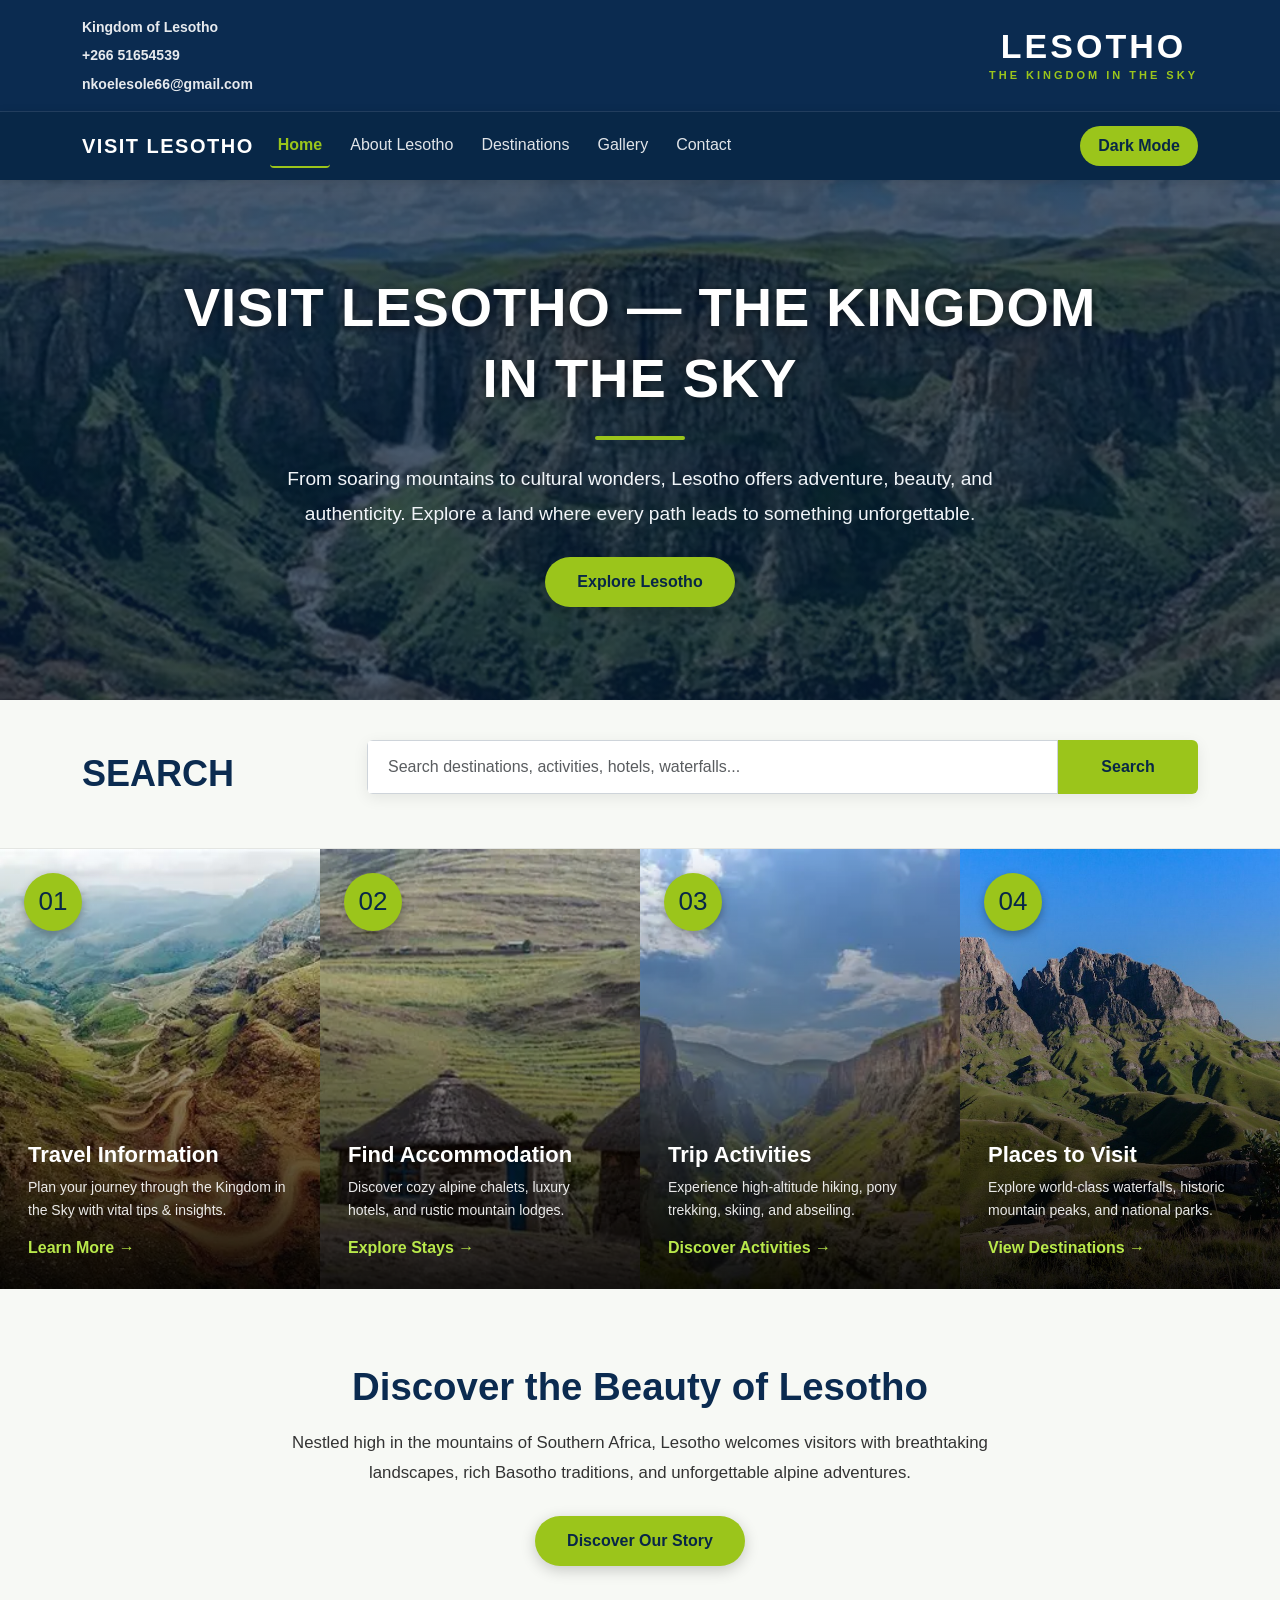
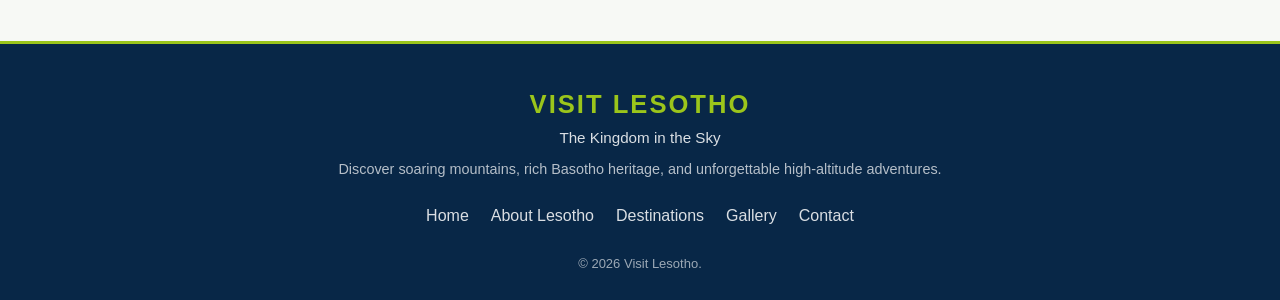
<file: index.html>
<!DOCTYPE html>
<html lang="en">

<head>
    <meta charset="UTF-8">
    <meta name="viewport" content="width=device-width, initial-scale=1.0">
    <title>Visit Lesotho | The Kingdom in the Sky</title>

    <link href="https://cdn.jsdelivr.net/npm/bootstrap@5.3.3/dist/css/bootstrap.min.css" rel="stylesheet">

 
    <link rel="stylesheet" href="style.css">
</head>

<body>


    <header class="top-header">
        <div class="container">
            <div class="contact-info">
                <span><strong> Kingdom of Lesotho</strong></span>
                <span><strong>+266 51654539</strong></span>
                <span><strong>nkoelesole66@gmail.com</strong></span>
            </div>

            <div class="logo">
                <h1>LESOTHO</h1>
                <p>THE KINGDOM IN THE SKY</p>
            </div>
        </div>
    </header>

    <nav class="navbar navbar-expand-lg navbar-dark">
        <div class="container">
            <a class="navbar-brand" href="index.html">
                VISIT LESOTHO
            </a>

            <button class="navbar-toggler"
                    type="button"
                    data-bs-toggle="collapse"
                    data-bs-target="#mainNavbar"
                    aria-controls="mainNavbar"
                    aria-expanded="false"
                    aria-label="Toggle navigation">
                <span class="navbar-toggler-icon"></span>
            </button>

            <div class="collapse navbar-collapse" id="mainNavbar">
                <ul class="navbar-nav me-auto">
                    <li class="nav-item">
                        <a class="nav-link active" href="index.html">Home</a>
                    </li>
                    <li class="nav-item">
                        <a class="nav-link" href="about.html">About Lesotho</a>
                    </li>
                    <li class="nav-item">
                        <a class="nav-link" href="destinations.html">Destinations</a>
                    </li>
                    <li class="nav-item">
                        <a class="nav-link" href="gallery.html">Gallery</a>
                    </li>
                    <li class="nav-item">
                        <a class="nav-link" href="contact.html">Contact</a>
                    </li>
                </ul>

                <button id="themeToggle" class="btn theme-btn" type="button" aria-label="Toggle dark and light display modes">
                    Dark Mode
                </button>
            </div>
        </div>
    </nav>

    
    <main>


        <section class="hero-section">
            <div class="hero-content">
                <h2>VISIT LESOTHO — THE KINGDOM IN THE SKY</h2>
                <div class="heading-line"></div>
                <p>
                    From soaring mountains to cultural wonders, Lesotho offers adventure, beauty, and authenticity.
                    Explore a land where every path leads to something unforgettable.
                </p>
                <a href="destinations.html" class="btn explore-btn">Explore Lesotho</a>
            </div>
        </section>

        <section class="search-section">
            <div class="container">
                <div class="row align-items-center g-4">
                    <div class="col-lg-3 text-lg-start text-center">
                        <h2>SEARCH</h2>
                    </div>

                    <div class="col-lg-9">
                        <form id="searchForm" class="search-form">
                            <input type="search"
                                   id="searchInput"
                                   class="form-control"
                                   placeholder="Search destinations, activities, hotels, waterfalls..."
                                   aria-label="Search destinations and activities">

                            <button type="submit" class="btn search-btn">
                                Search
                            </button>
                        </form>

                        <div id="searchMessage" aria-live="polite"></div>
                    </div>
                </div>
            </div>
        </section>

       
        <section class="services-section">
            <div class="container-fluid p-0">
                <div class="row g-0">

                    <div class="col-12 col-sm-6 col-lg-3">
                        <article class="service-card">
                            <img src="OIP (2).webp" alt="Majestic mountains and scenic landscapes in Lesotho">
                            <div class="service-overlay">
                                <span class="service-icon">01</span>
                                <h3>Travel Information</h3>
                                <p>Plan your journey through the Kingdom in the Sky with vital tips &amp; insights.</p>
                                <a href="about.html" class="service-link">Learn More &rarr;</a>
                            </div>
                        </article>
                    </div>

                  
                    <div class="col-12 col-sm-6 col-lg-3">
                        <article class="service-card">
                            <img src="OIP (3).webp" alt="Comfortable hotel accommodation and mountain lodges in Lesotho">
                            <div class="service-overlay">
                                <span class="service-icon">02</span>
                                <h3>Find Accommodation</h3>
                                <p>Discover cozy alpine chalets, luxury hotels, and rustic mountain lodges.</p>
                                <a href="contact.html?destination=Accommodation" class="service-link">Explore Stays &rarr;</a>
                            </div>
                        </article>
                    </div>

                  
                    <div class="col-12 col-sm-6 col-lg-3">
                        <article class="service-card">
                            <img src="OIP.webp" alt="Outdoor hiking adventure in the Maluti mountains">
                            <div class="service-overlay">
                                <span class="service-icon">03</span>
                                <h3>Trip Activities</h3>
                                <p>Experience high-altitude hiking, pony trekking, skiing, and abseiling.</p>
                                <a href="destinations.html" class="service-link">Discover Activities &rarr;</a>
                            </div>
                        </article>
                    </div>

                 
                    <div class="col-12 col-sm-6 col-lg-3">
                        <article class="service-card">
                            <img src="Mountain-landscape-in-Lesotho.jpg" alt="Spectacular panoramic mountain landscape in Lesotho">
                            <div class="service-overlay">
                                <span class="service-icon">04</span>
                                <h3>Places to Visit</h3>
                                <p>Explore world-class waterfalls, historic mountain peaks, and national parks.</p>
                                <a href="destinations.html" class="service-link">View Destinations &rarr;</a>
                            </div>
                        </article>
                    </div>

                </div>
            </div>
        </section>

     
        <section class="welcome-section">
            <div class="container">
                <h2>Discover the Beauty of Lesotho</h2>
                <p>
                    Nestled high in the mountains of Southern Africa, Lesotho welcomes visitors with breathtaking landscapes,
                    rich Basotho traditions, and unforgettable alpine adventures.
                </p>
                <a href="about.html" class="btn explore-btn">Discover Our Story</a>
            </div>
        </section>

    </main>

   
    <footer class="footer">
        <div class="container">
            <h3>VISIT LESOTHO</h3>
            <p class="footer-tagline">The Kingdom in the Sky</p>
            <p class="footer-desc">
                Discover soaring mountains, rich Basotho heritage, and unforgettable high-altitude adventures.
            </p>

            <div class="footer-links">
                <a href="index.html">Home</a>
                <a href="about.html">About Lesotho</a>
                <a href="destinations.html">Destinations</a>
                <a href="gallery.html">Gallery</a>
                <a href="contact.html">Contact</a>
            </div>

            <p class="copyright">
                &copy; 2026 Visit Lesotho.
            </p>
        </div>
    </footer>

    
    <script src="https://cdn.jsdelivr.net/npm/bootstrap@5.3.3/dist/js/bootstrap.bundle.min.js"></script>

   
    <script src="script.js"></script>

</body>
</html>
</file>
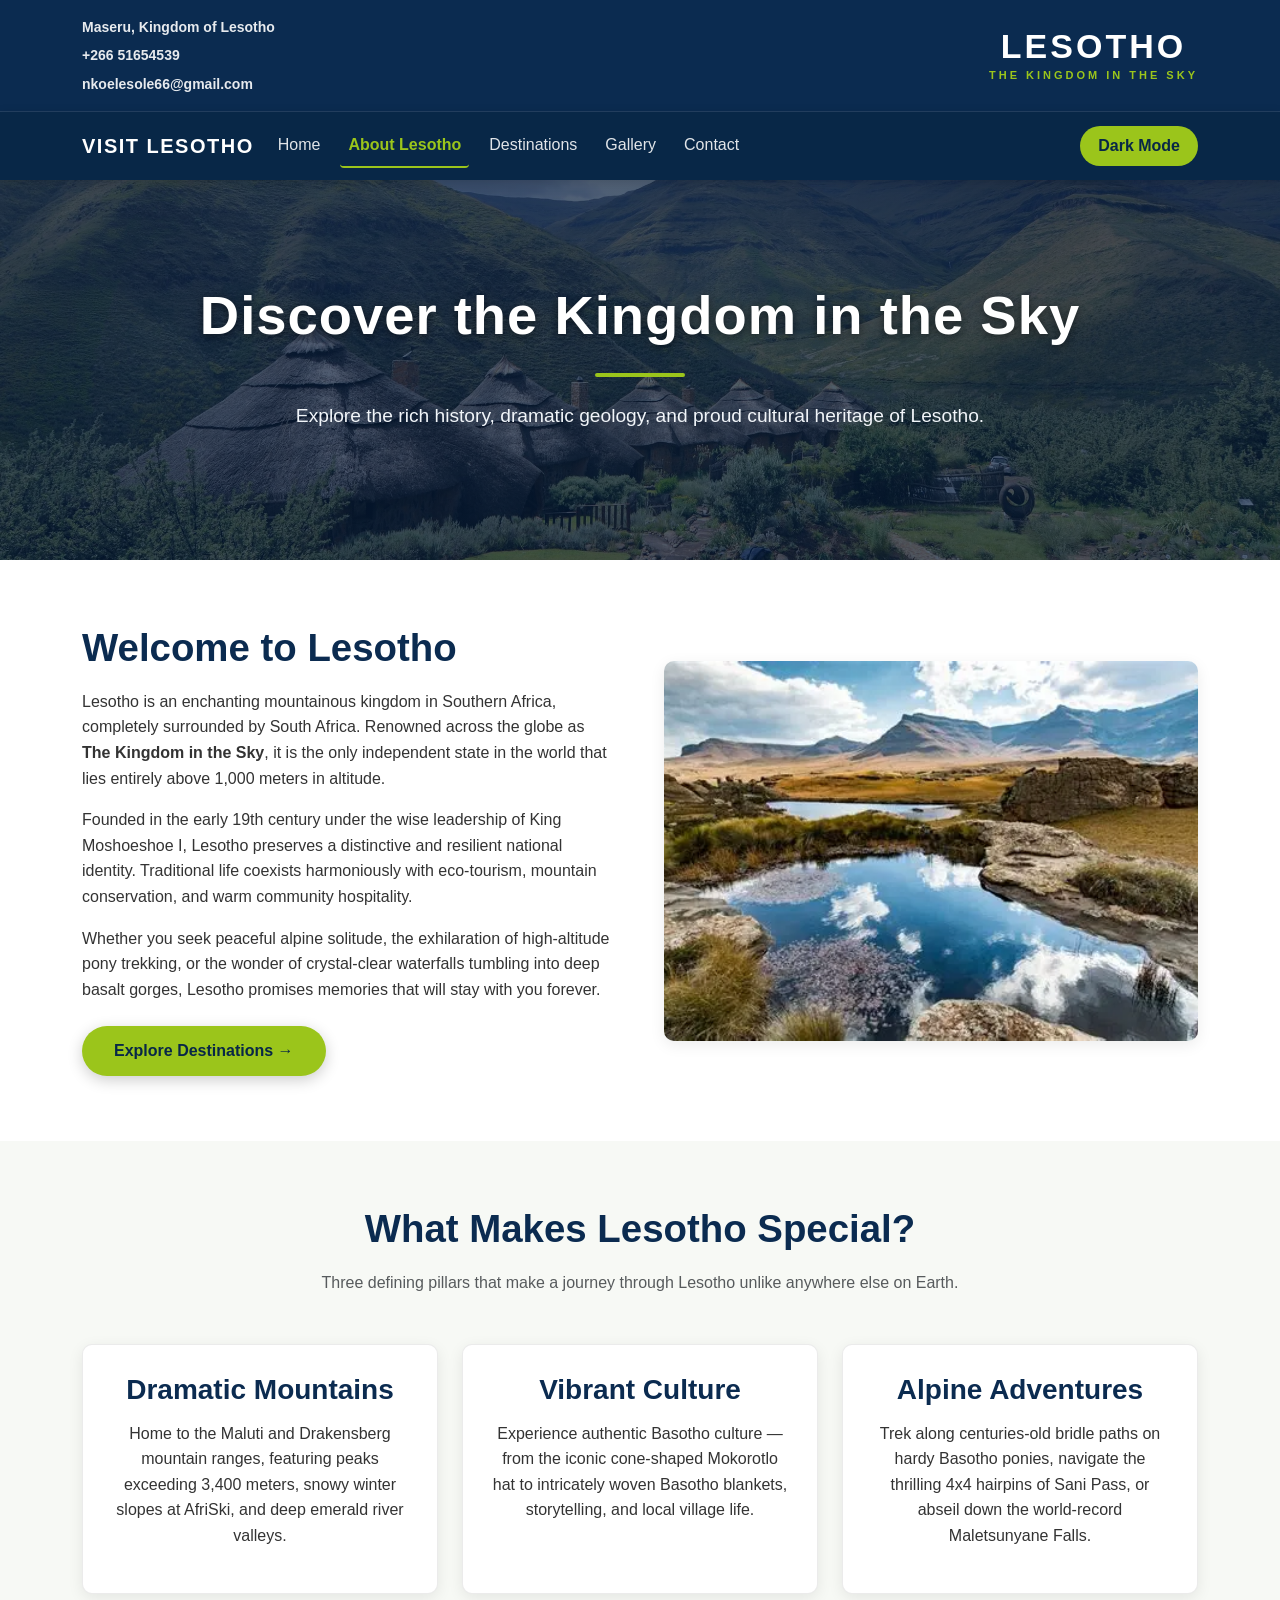
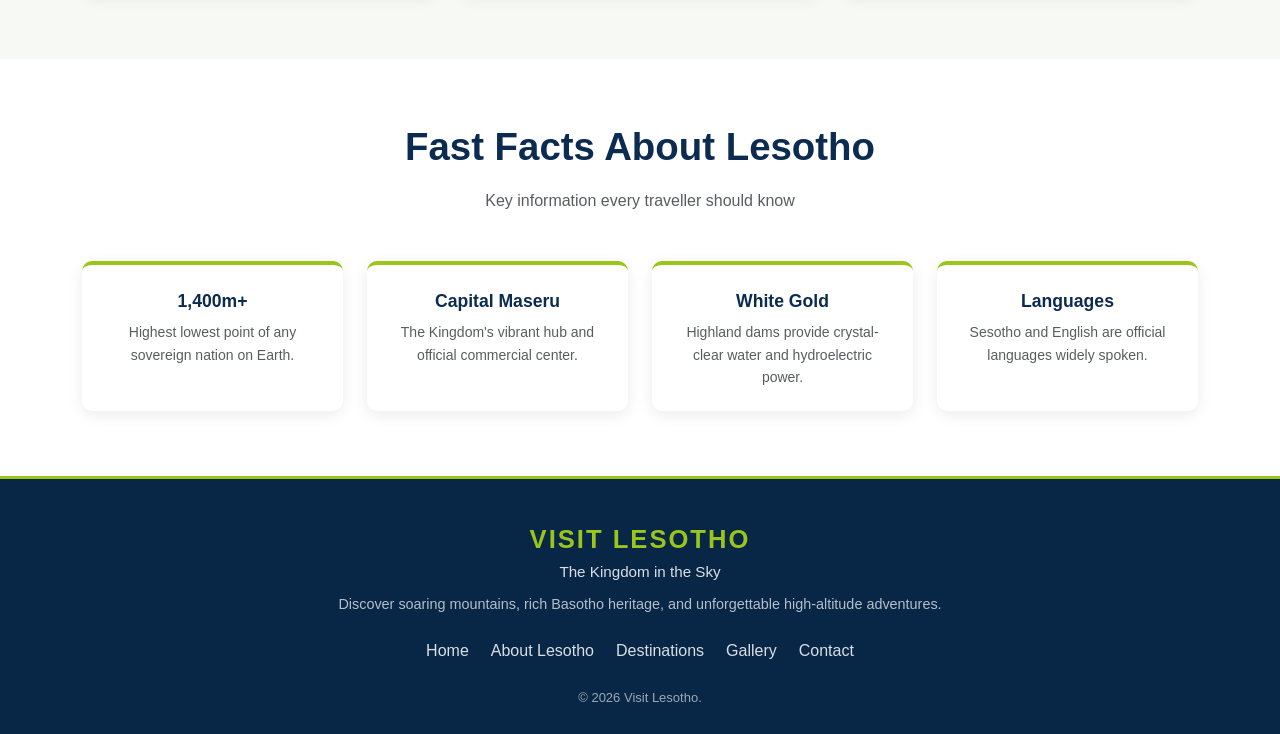
<file: about.html>
<!DOCTYPE html>
<html lang="en">

<head>
    <meta charset="UTF-8">
    <meta name="viewport" content="width=device-width, initial-scale=1.0">
    <title>About Lesotho | The Kingdom in the Sky</title>

    <link href="https://cdn.jsdelivr.net/npm/bootstrap@5.3.3/dist/css/bootstrap.min.css" rel="stylesheet">

    <link rel="stylesheet" href="style.css">
</head>

<body>

   
    <header class="top-header">
        <div class="container">
            <div class="contact-info">
                <span><strong>Maseru, Kingdom of Lesotho</strong></span>
                <span><strong>+266 51654539</strong></span>
                <span><strong>nkoelesole66@gmail.com</strong></span>
            </div>

            <div class="logo">
                <h1>LESOTHO</h1>
                <p>THE KINGDOM IN THE SKY</p>
            </div>
        </div>
    </header>

    
    <nav class="navbar navbar-expand-lg navbar-dark">
        <div class="container">
            <a class="navbar-brand" href="index.html">
                VISIT LESOTHO
            </a>

            <button class="navbar-toggler"
                    type="button"
                    data-bs-toggle="collapse"
                    data-bs-target="#mainNavbar"
                    aria-controls="mainNavbar"
                    aria-expanded="false"
                    aria-label="Toggle navigation">
                <span class="navbar-toggler-icon"></span>
            </button>

            <div class="collapse navbar-collapse" id="mainNavbar">
                <ul class="navbar-nav me-auto">
                    <li class="nav-item">
                        <a class="nav-link" href="index.html">Home</a>
                    </li>
                    <li class="nav-item">
                        <a class="nav-link active" href="about.html">About Lesotho</a>
                    </li>
                    <li class="nav-item">
                        <a class="nav-link" href="destinations.html">Destinations</a>
                    </li>
                    <li class="nav-item">
                        <a class="nav-link" href="gallery.html">Gallery</a>
                    </li>
                    <li class="nav-item">
                        <a class="nav-link" href="contact.html">Contact</a>
                    </li>
                </ul>

                <button id="themeToggle" class="btn theme-btn" type="button" aria-label="Toggle dark and light display modes">
                    Dark Mode
                </button>
            </div>
        </div>
    </nav>

  
    <main>

    
        <section class="about-hero">
            <div class="hero-content">
                <h1>Discover the Kingdom in the Sky</h1>
                <div class="heading-line"></div>
                <p class="lead-subtitle">
                    Explore the rich history, dramatic geology, and proud cultural heritage of Lesotho.
                </p>
            </div>
        </section>

       
        <section class="about-section">
            <div class="container">
                <div class="row align-items-center g-5">

                    <div class="col-lg-6">
                        <h2 class="section-title">Welcome to Lesotho</h2>
                        <p>
                            Lesotho is an enchanting mountainous kingdom in Southern Africa,
                            completely surrounded by South Africa. Renowned across the globe as
                            <strong>The Kingdom in the Sky</strong>, it is the only independent state in the world
                            that lies entirely above 1,000 meters in altitude.
                        </p>
                        <p>
                            Founded in the early 19th century under the wise leadership of King Moshoeshoe I,
                            Lesotho preserves a distinctive and resilient national identity. Traditional life
                            coexists harmoniously with eco-tourism, mountain conservation, and warm community hospitality.
                        </p>
                        <p>
                            Whether you seek peaceful alpine solitude, the exhilaration of high-altitude pony trekking,
                            or the wonder of crystal-clear waterfalls tumbling into deep basalt gorges, Lesotho promises
                            memories that will stay with you forever.
                        </p>
                        <div class="mt-4">
                            <a href="destinations.html" class="btn explore-btn">Explore Destinations →</a>
                        </div>
                    </div>

                    <div class="col-lg-6">
                        <img src="sehlabathebe.webp"
                             alt="Panoramic view of Sehlabathebe National Park rock formations in Lesotho"
                             class="about-image">
                    </div>

                </div>
            </div>
        </section>

        
        <section class="about-section" style="background-color: var(--bg-alt);">
            <div class="container">
                <div class="text-center mb-5">
                    <h2 class="section-title">What Makes Lesotho Special?</h2>
                    <p class="text-muted" style="max-width: 650px; margin: 0 auto;">
                        Three defining pillars that make a journey through Lesotho unlike anywhere else on Earth.
                    </p>
                </div>

                <div class="row g-4">
                    <div class="col-md-4">
                        <div class="about-card text-center">
                            <h3>Dramatic Mountains</h3>
                            <p>
                                Home to the Maluti and Drakensberg mountain ranges, featuring peaks exceeding 3,400 meters,
                                snowy winter slopes at AfriSki, and deep emerald river valleys.
                            </p>
                        </div>
                    </div>

                    <div class="col-md-4">
                        <div class="about-card text-center">
                            <h3>Vibrant Culture</h3>
                            <p>
                                Experience authentic Basotho culture — from the iconic cone-shaped Mokorotlo hat
                                to intricately woven Basotho blankets, storytelling, and local village life.
                            </p>
                        </div>
                    </div>

                    <div class="col-md-4">
                        <div class="about-card text-center">
                            <h3>Alpine Adventures</h3>
                            <p>
                                Trek along centuries-old bridle paths on hardy Basotho ponies, navigate the thrilling 4x4
                                hairpins of Sani Pass, or abseil down the world-record Maletsunyane Falls.
                            </p>
                        </div>
                    </div>
                </div>
            </div>
        </section>


        <section class="about-section">
            <div class="container">
                <div class="text-center mb-5">
                    <h2 class="section-title">Fast Facts About Lesotho</h2>
                    <p class="text-muted">Key information every traveller should know</p>
                </div>

                <div class="row g-4">
                    <div class="col-6 col-md-3">
                        <div class="fast-fact-card">
                            <div class="fast-fact-title">1,400m+</div>
                            <p class="small text-muted mb-0">Highest lowest point of any sovereign nation on Earth.</p>
                        </div>
                    </div>

                    <div class="col-6 col-md-3">
                        <div class="fast-fact-card">
                            <div class="fast-fact-title">Capital Maseru</div>
                            <p class="small text-muted mb-0">The Kingdom's vibrant hub and official commercial center.</p>
                        </div>
                    </div>

                    <div class="col-6 col-md-3">
                        <div class="fast-fact-card">
                            <div class="fast-fact-title">White Gold</div>
                            <p class="small text-muted mb-0">Highland dams provide crystal-clear water and hydroelectric power.</p>
                        </div>
                    </div>

                    <div class="col-6 col-md-3">
                        <div class="fast-fact-card">
                            <div class="fast-fact-title">Languages</div>
                            <p class="small text-muted mb-0">Sesotho and English are official languages widely spoken.</p>
                        </div>
                    </div>
                </div>
            </div>
        </section>

    </main>


    <footer class="footer">
        <div class="container">
            <h3>VISIT LESOTHO</h3>
            <p class="footer-tagline">The Kingdom in the Sky</p>
            <p class="footer-desc">
                Discover soaring mountains, rich Basotho heritage, and unforgettable high-altitude adventures.
            </p>

            <div class="footer-links">
                <a href="index.html">Home</a>
                <a href="about.html">About Lesotho</a>
                <a href="destinations.html">Destinations</a>
                <a href="gallery.html">Gallery</a>
                <a href="contact.html">Contact</a>
            </div>

            <p class="copyright">
                &copy; 2026 Visit Lesotho.
            </p>
        </div>
    </footer>

   
    <script src="https://cdn.jsdelivr.net/npm/bootstrap@5.3.3/dist/js/bootstrap.bundle.min.js"></script>

    <script src="script.js"></script>

</body>
</html>
</file>
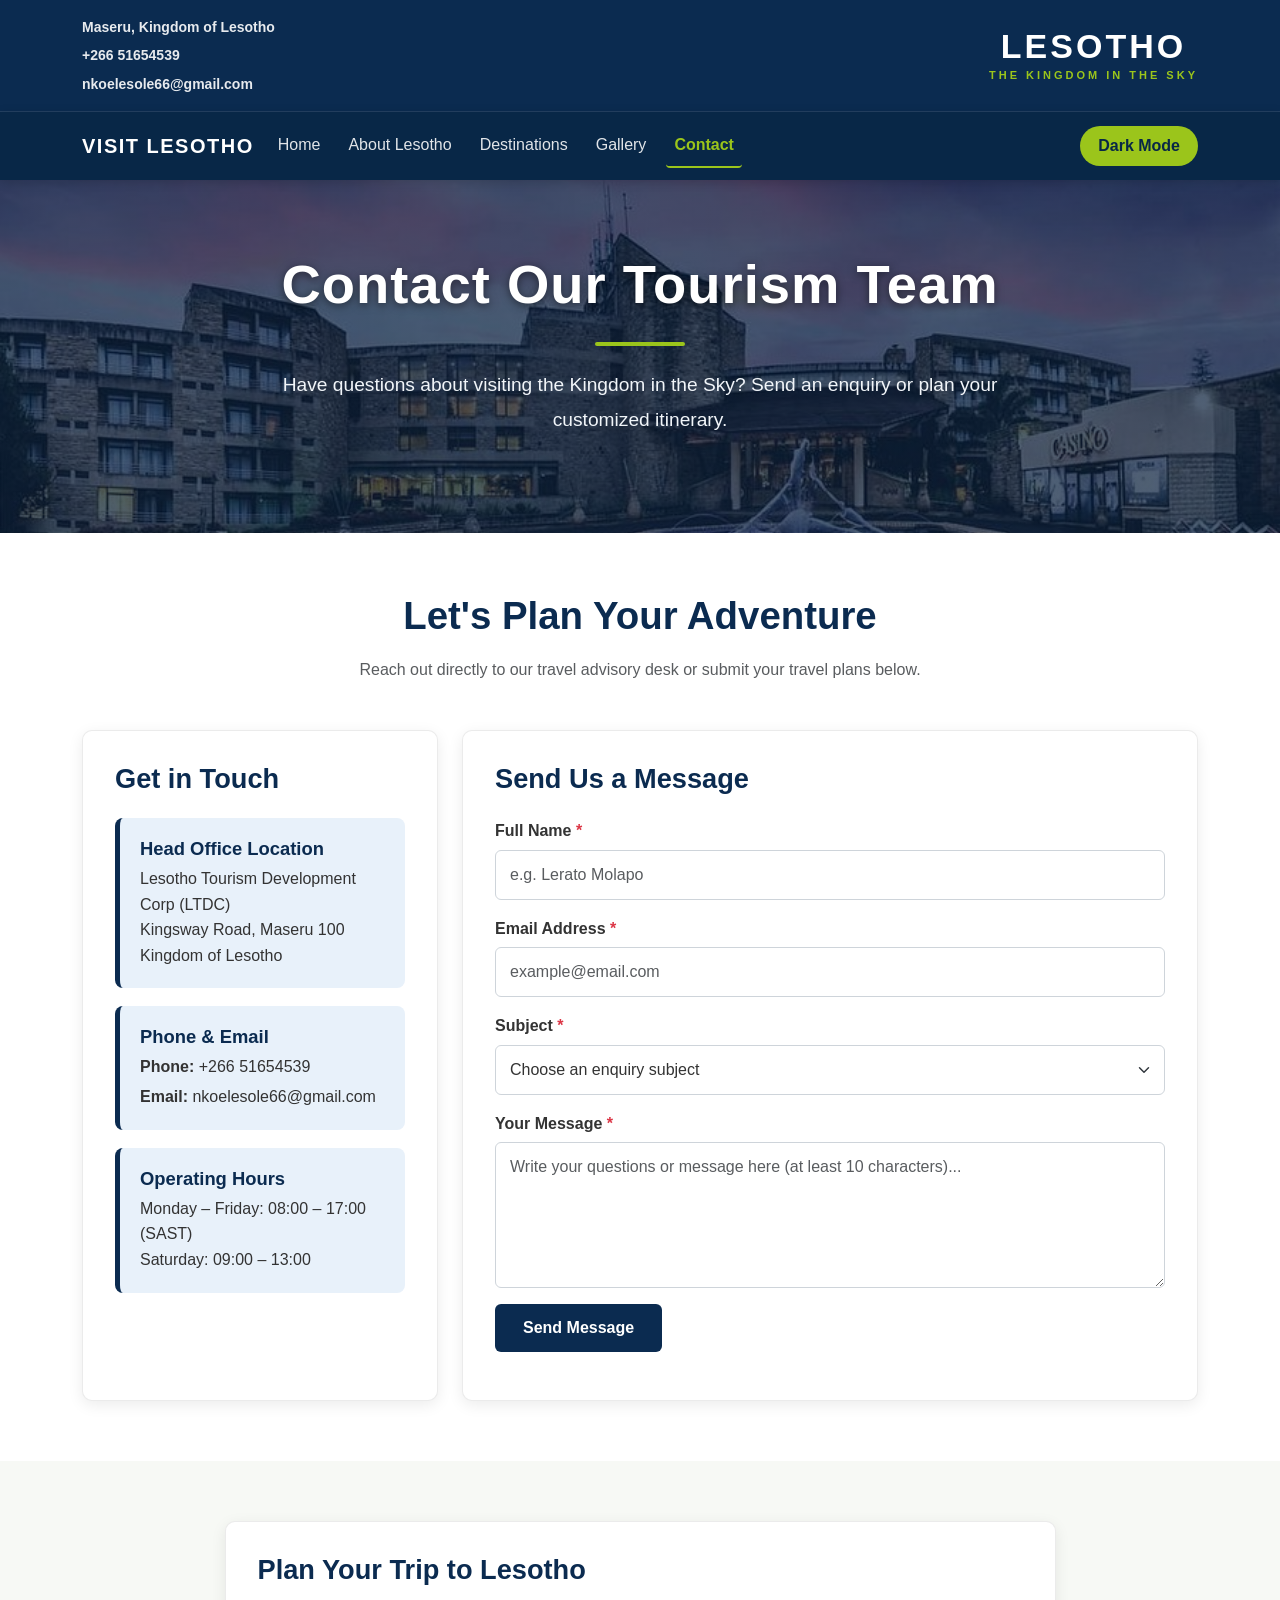
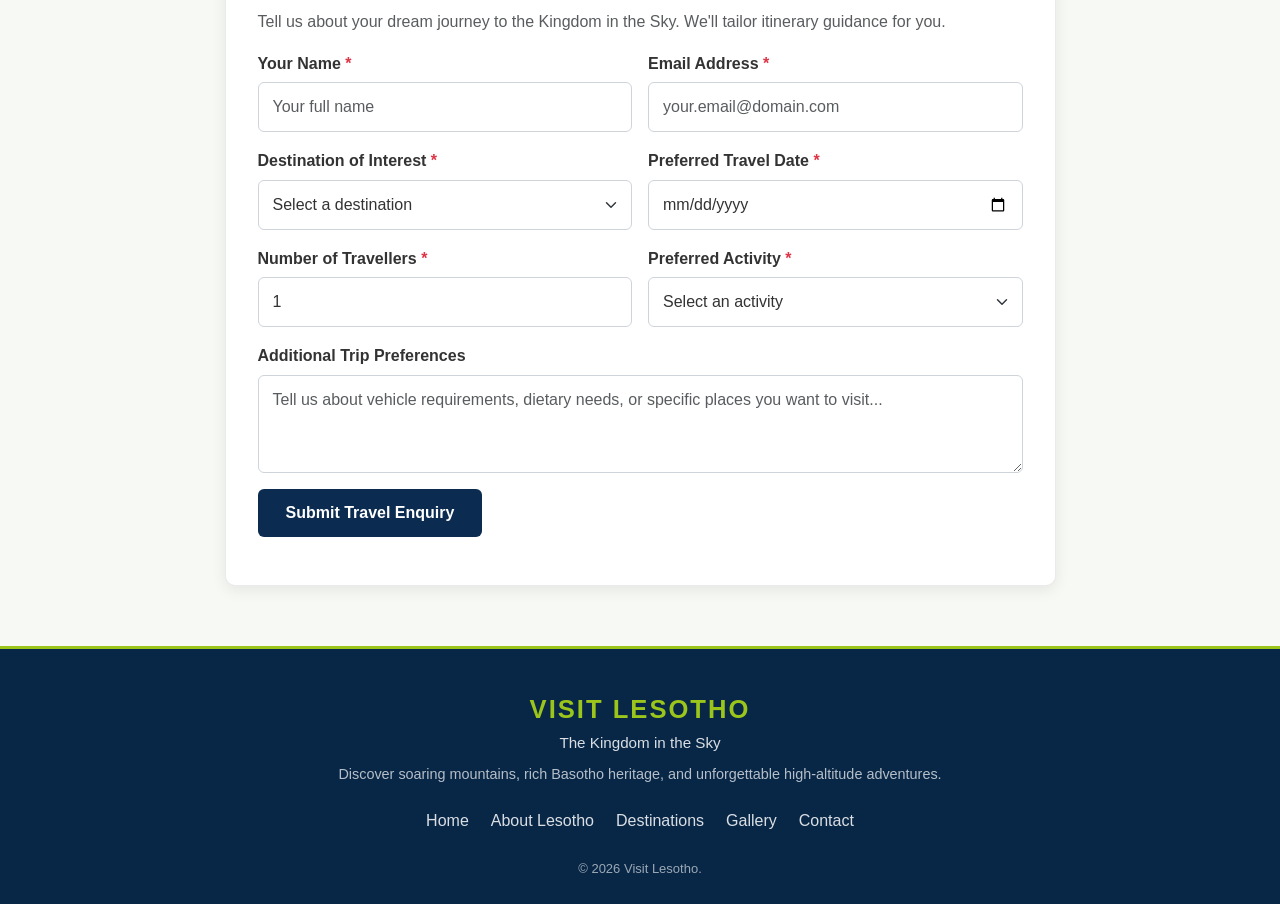
<file: contact.html>
<!DOCTYPE html>
<html lang="en">

<head>
    <meta charset="UTF-8">
    <meta name="viewport" content="width=device-width, initial-scale=1.0">
    <title>Contact Us | The Kingdom in the Sky</title>

    <link href="https://cdn.jsdelivr.net/npm/bootstrap@5.3.3/dist/css/bootstrap.min.css" rel="stylesheet">

  
    <link rel="stylesheet" href="style.css">
</head>

<body>

  
    <header class="top-header">
        <div class="container">
            <div class="contact-info">
                <span><strong>Maseru, Kingdom of Lesotho</strong></span>
                <span><strong>+266 51654539</strong></span>
                <span><strong>nkoelesole66@gmail.com</strong></span>
            </div>

            <div class="logo">
                <h1>LESOTHO</h1>
                <p>THE KINGDOM IN THE SKY</p>
            </div>
        </div>
    </header>

    
    <nav class="navbar navbar-expand-lg navbar-dark">
        <div class="container">
            <a class="navbar-brand" href="index.html">
                VISIT LESOTHO
            </a>

            <button class="navbar-toggler"
                    type="button"
                    data-bs-toggle="collapse"
                    data-bs-target="#mainNavbar"
                    aria-controls="mainNavbar"
                    aria-expanded="false"
                    aria-label="Toggle navigation">
                <span class="navbar-toggler-icon"></span>
            </button>

            <div class="collapse navbar-collapse" id="mainNavbar">
                <ul class="navbar-nav me-auto">
                    <li class="nav-item">
                        <a class="nav-link" href="index.html">Home</a>
                    </li>
                    <li class="nav-item">
                        <a class="nav-link" href="about.html">About Lesotho</a>
                    </li>
                    <li class="nav-item">
                        <a class="nav-link" href="destinations.html">Destinations</a>
                    </li>
                    <li class="nav-item">
                        <a class="nav-link" href="gallery.html">Gallery</a>
                    </li>
                    <li class="nav-item">
                        <a class="nav-link active" href="contact.html">Contact</a>
                    </li>
                </ul>

                <button id="themeToggle" class="btn theme-btn" type="button" aria-label="Toggle dark and light display modes">
                    Dark Mode
                </button>
            </div>
        </div>
    </nav>

    <main>

      
        <section class="contact-hero">
            <div class="hero-content">
                <h1>Contact Our Tourism Team</h1>
                <div class="heading-line"></div>
                <p class="lead-subtitle">
                    Have questions about visiting the Kingdom in the Sky? Send an enquiry or plan your customized itinerary.
                </p>
            </div>
        </section>

       
        <section class="contact-section">
            <div class="container">

                <div class="text-center mb-5">
                    <h2 class="section-title">Let's Plan Your Adventure</h2>
                    <p class="text-muted" style="max-width: 650px; margin: 0 auto;">
                        Reach out directly to our travel advisory desk or submit your travel plans below.
                    </p>
                </div>

                <div class="row g-4">

                  
                    <div class="col-lg-4">
                        <div class="contact-card">
                            <h2>Get in Touch</h2>

                            <div class="info-box">
                                <h3>Head Office Location</h3>
                                <p class="mb-0">
                                    Lesotho Tourism Development Corp (LTDC)<br>
                                    Kingsway Road, Maseru 100<br>
                                    Kingdom of Lesotho
                                </p>
                            </div>

                            <div class="info-box">
                                <h3>Phone &amp; Email</h3>
                                <p class="mb-1"><strong>Phone:</strong> +266 51654539</p>
                                <p class="mb-0"><strong>Email:</strong> nkoelesole66@gmail.com</p>
                            </div>

                            <div class="info-box">
                                <h3>Operating Hours</h3>
                                <p class="mb-0">
                                    Monday – Friday: 08:00 – 17:00 (SAST)<br>
                                    Saturday: 09:00 – 13:00
                                </p>
                            </div>
                        </div>
                    </div>

                    
                    <div class="col-lg-8">
                        <div class="contact-card">
                            <h2>Send Us a Message</h2>

                            <form id="contactForm" novalidate>

                                <div class="mb-3">
                                    <label for="fullName" class="form-label">
                                        Full Name <span class="text-danger">*</span>
                                    </label>
                                    <input type="text"
                                           class="form-control"
                                           id="fullName"
                                           name="fullName"
                                           placeholder="e.g. Lerato Molapo"
                                           required
                                           minlength="2">
                                </div>

                                <div class="mb-3">
                                    <label for="email" class="form-label">
                                        Email Address <span class="text-danger">*</span>
                                    </label>
                                    <input type="email"
                                           class="form-control"
                                           id="email"
                                           name="email"
                                           placeholder="example@email.com"
                                           required>
                                </div>

                                <div class="mb-3">
                                    <label for="subject" class="form-label">
                                        Subject <span class="text-danger">*</span>
                                    </label>
                                    <select class="form-select" id="subject" name="subject" required>
                                        <option value="">Choose an enquiry subject</option>
                                        <option value="Destination Information">Destination Information</option>
                                        <option value="Accommodation & Lodging">Accommodation &amp; Lodging</option>
                                        <option value="Mountain Activities & Hiking">Mountain Activities &amp; Hiking</option>
                                        <option value="Border & Entry Regulations">Border &amp; Entry Regulations</option>
                                        <option value="General Enquiry">General Enquiry</option>
                                    </select>
                                </div>

                                <div class="mb-3">
                                    <label for="message" class="form-label">
                                        Your Message <span class="text-danger">*</span>
                                    </label>
                                    <textarea class="form-control"
                                              id="message"
                                              name="message"
                                              rows="5"
                                              placeholder="Write your questions or message here (at least 10 characters)..."
                                              required
                                              minlength="10"></textarea>
                                </div>

                                <button type="submit" class="btn btn-custom">
                                    Send Message
                                </button>

                                <div id="contactFeedback" class="mt-3" aria-live="polite"></div>

                            </form>
                        </div>
                    </div>

                </div>

            </div>
        </section>

      
        <section class="contact-section" style="background-color: var(--bg-alt);">
            <div class="container">

                <div class="row justify-content-center">
                    <div class="col-lg-9">
                        <div class="contact-card">

                            <h2>Plan Your Trip to Lesotho</h2>
                            <p class="text-muted">
                                Tell us about your dream journey to the Kingdom in the Sky. We'll tailor itinerary guidance for you.
                            </p>

                            <form id="travelForm" novalidate>

                                <div class="row g-3">

                                    <div class="col-md-6">
                                        <label for="travellerName" class="form-label">
                                            Your Name <span class="text-danger">*</span>
                                        </label>
                                        <input type="text"
                                               class="form-control"
                                               id="travellerName"
                                               name="travellerName"
                                               required
                                               minlength="2"
                                               placeholder="Your full name">
                                    </div>

                                    <div class="col-md-6">
                                        <label for="travelEmail" class="form-label">
                                            Email Address <span class="text-danger">*</span>
                                        </label>
                                        <input type="email"
                                               class="form-control"
                                               id="travelEmail"
                                               name="travelEmail"
                                               required
                                               placeholder="your.email@domain.com">
                                    </div>

                                    <div class="col-md-6">
                                        <label for="destination" class="form-label">
                                            Destination of Interest <span class="text-danger">*</span>
                                        </label>
                                        <select class="form-select" id="destination" name="destination" required>
                                            <option value="">Select a destination</option>
                                            <option value="Maletsunyane Falls">Maletsunyane Falls (Semonkong)</option>
                                            <option value="Thaba Bosiu">Thaba Bosiu Cultural Plateau</option>
                                            <option value="Katse Dam">Katse Dam &amp; Highlands</option>
                                            <option value="Sehlabathebe National Park">Sehlabathebe National Park</option>
                                            <option value="AfriSki Mountain Resort">AfriSki Mountain Resort</option>
                                            <option value="Sani Pass">Sani Pass Mountain Route</option>
                                            <option value="Accommodation">Accommodation &amp; Stays</option>
                                            <option value="Multiple destinations">Multiple Destinations Tour</option>
                                        </select>
                                    </div>

                                    <div class="col-md-6">
                                        <label for="travelDate" class="form-label">
                                            Preferred Travel Date <span class="text-danger">*</span>
                                        </label>
                                        <input type="date"
                                               class="form-control"
                                               id="travelDate"
                                               name="travelDate"
                                               required>
                                    </div>

                                    <div class="col-md-6">
                                        <label for="travellers" class="form-label">
                                            Number of Travellers <span class="text-danger">*</span>
                                        </label>
                                        <input type="number"
                                               class="form-control"
                                               id="travellers"
                                               name="travellers"
                                               min="1"
                                               max="50"
                                               value="1"
                                               required>
                                    </div>

                                    <div class="col-md-6">
                                        <label for="activity" class="form-label">
                                            Preferred Activity <span class="text-danger">*</span>
                                        </label>
                                        <select class="form-select" id="activity" name="activity" required>
                                            <option value="">Select an activity</option>
                                            <option value="Hiking & Trekking">Hiking &amp; Trekking</option>
                                            <option value="Pony Trekking">Traditional Pony Trekking</option>
                                            <option value="Cultural & Historical Tours">Cultural &amp; Historical Tours</option>
                                            <option value="Skiing & Snowboarding">Skiing &amp; Snowboarding (Winter)</option>
                                            <option value="4x4 Mountain Pass Driving">4x4 Mountain Pass Driving</option>
                                            <option value="Sightseeing & Photography">Sightseeing &amp; Photography</option>
                                        </select>
                                    </div>

                                    <div class="col-12">
                                        <label for="extraDetails" class="form-label">
                                            Additional Trip Preferences
                                        </label>
                                        <textarea class="form-control"
                                                  id="extraDetails"
                                                  name="extraDetails"
                                                  rows="3"
                                                  placeholder="Tell us about vehicle requirements, dietary needs, or specific places you want to visit..."></textarea>
                                    </div>

                                    <div class="col-12">
                                        <button type="submit" class="btn btn-custom">
                                            Submit Travel Enquiry
                                        </button>
                                    </div>

                                </div>

                                <div id="travelFeedback" class="mt-3" aria-live="polite"></div>

                            </form>

                        </div>
                    </div>
                </div>

            </div>
        </section>

    </main>

  
    <footer class="footer">
        <div class="container">
            <h3>VISIT LESOTHO</h3>
            <p class="footer-tagline">The Kingdom in the Sky</p>
            <p class="footer-desc">
                Discover soaring mountains, rich Basotho heritage, and unforgettable high-altitude adventures.
            </p>

            <div class="footer-links">
                <a href="index.html">Home</a>
                <a href="about.html">About Lesotho</a>
                <a href="destinations.html">Destinations</a>
                <a href="gallery.html">Gallery</a>
                <a href="contact.html">Contact</a>
            </div>

            <p class="copyright">
                &copy; 2026 Visit Lesotho.
            </p>
        </div>
    </footer>

   
    <script src="https://cdn.jsdelivr.net/npm/bootstrap@5.3.3/dist/js/bootstrap.bundle.min.js"></script>

    <script src="script.js"></script>

</body>
</html>
</file>
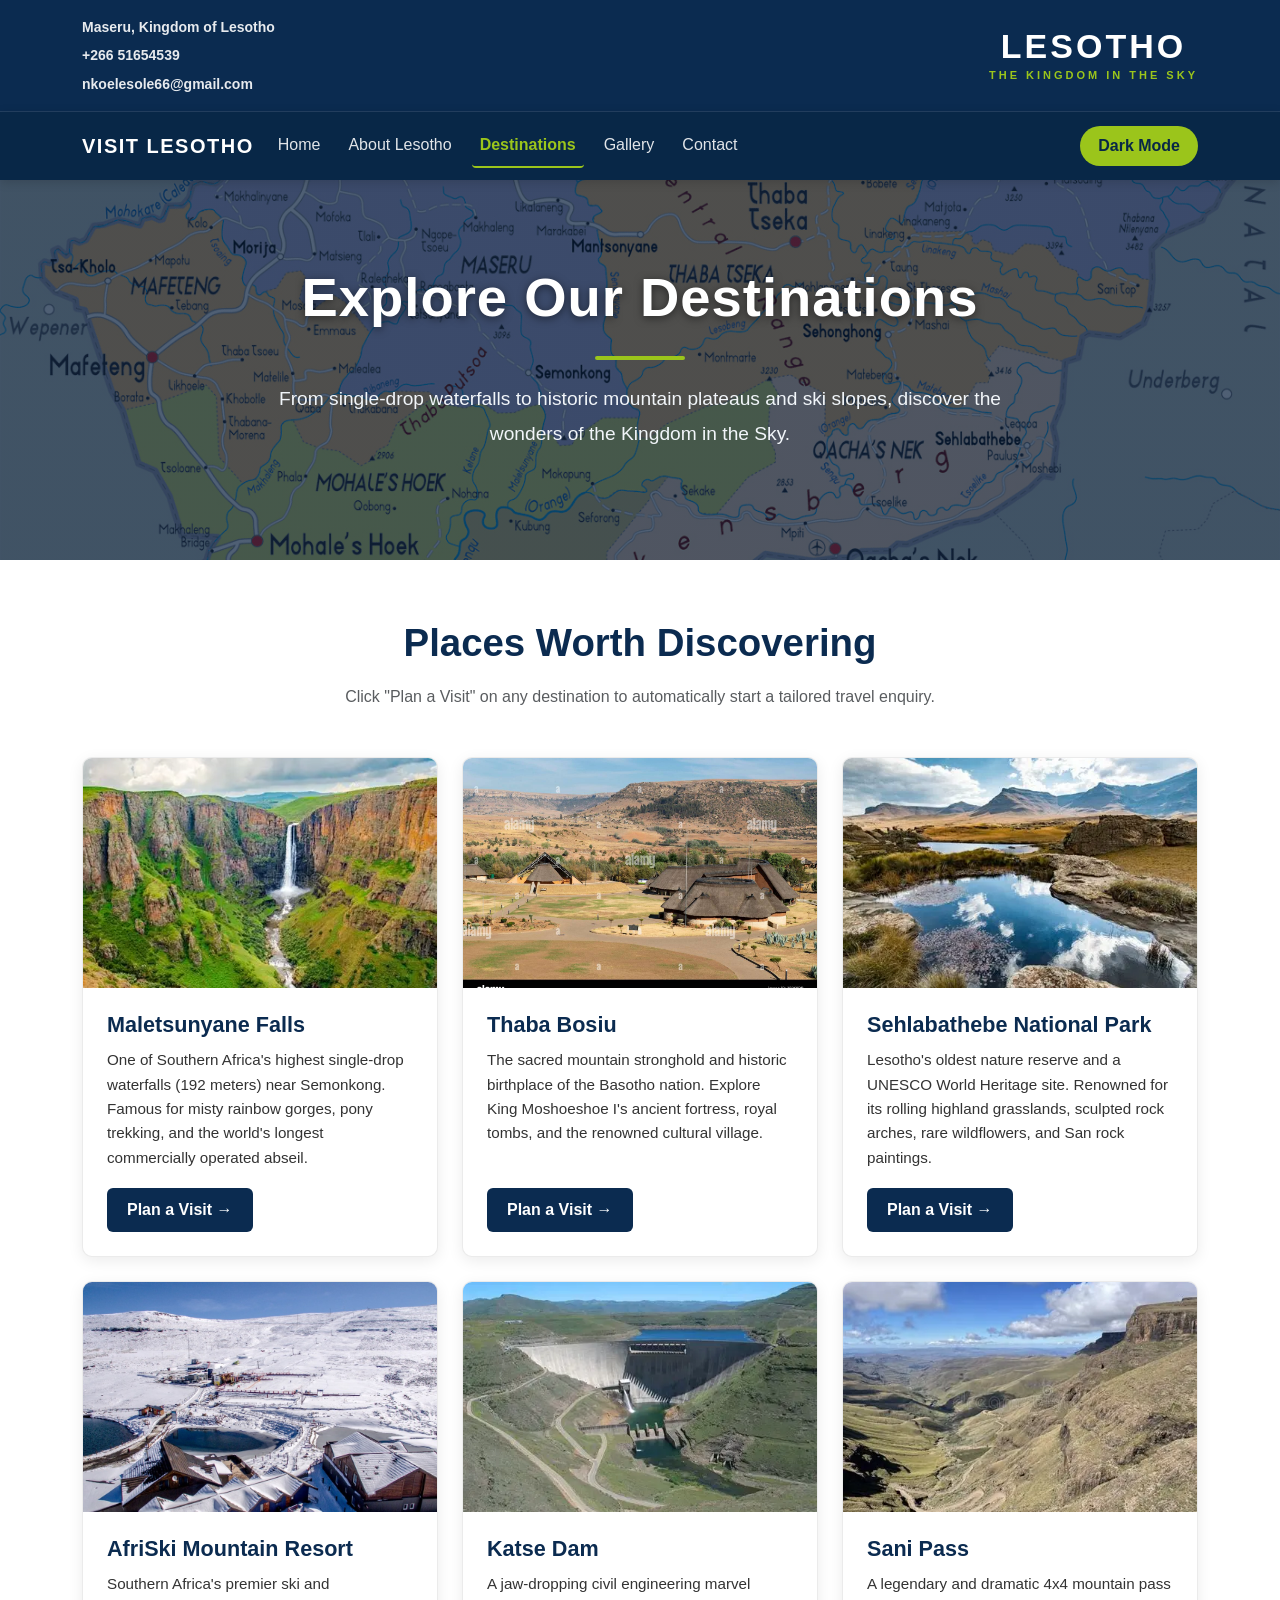
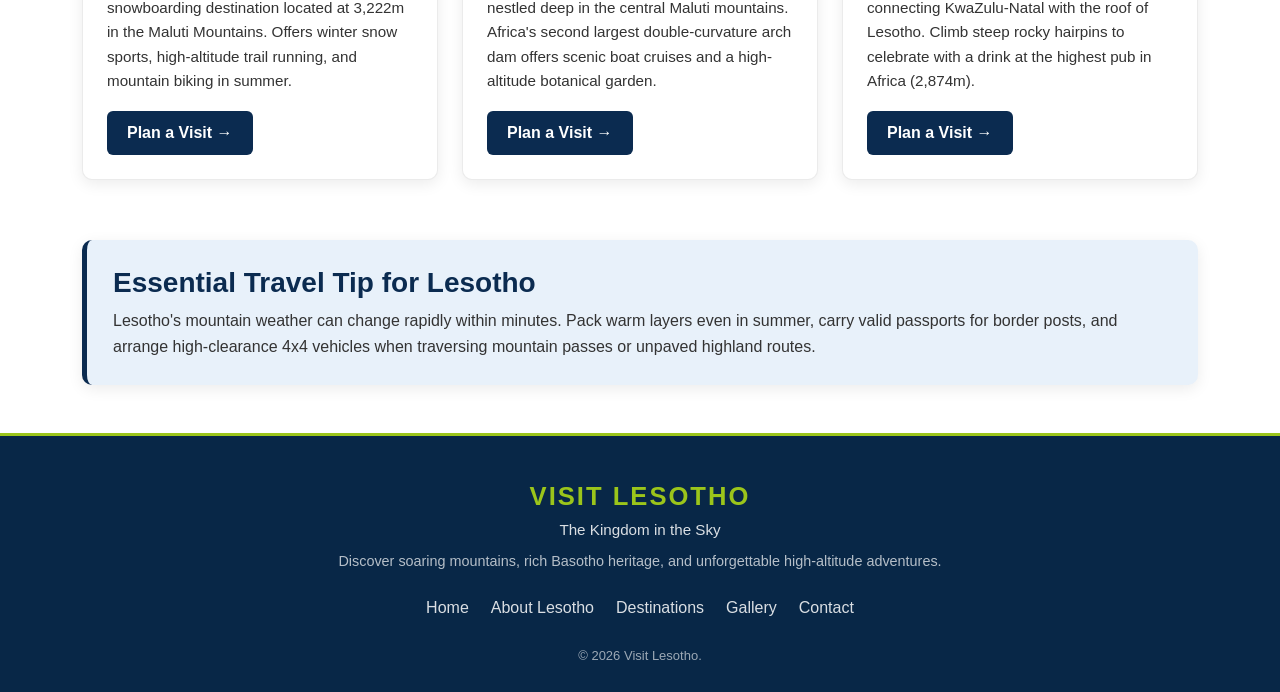
<file: destinations.html>
<!DOCTYPE html>
<html lang="en">

<head>
    <meta charset="UTF-8">
    <meta name="viewport" content="width=device-width, initial-scale=1.0">
    <title>Destinations | The Kingdom in the Sky</title>

  
    <link href="https://cdn.jsdelivr.net/npm/bootstrap@5.3.3/dist/css/bootstrap.min.css" rel="stylesheet">

        <link rel="stylesheet" href="style.css">
</head>

<body>

 
    <header class="top-header">
        <div class="container">
            <div class="contact-info">
                <span><strong>Maseru, Kingdom of Lesotho</strong></span>
                <span><strong>+266 51654539</strong></span>
                <span><strong>nkoelesole66@gmail.com</strong></span>
            </div>

            <div class="logo">
                <h1>LESOTHO</h1>
                <p>THE KINGDOM IN THE SKY</p>
            </div>
        </div>
    </header>

    <nav class="navbar navbar-expand-lg navbar-dark">
        <div class="container">
            <a class="navbar-brand" href="index.html">
                VISIT LESOTHO
            </a>

            <button class="navbar-toggler"
                    type="button"
                    data-bs-toggle="collapse"
                    data-bs-target="#mainNavbar"
                    aria-controls="mainNavbar"
                    aria-expanded="false"
                    aria-label="Toggle navigation">
                <span class="navbar-toggler-icon"></span>
            </button>

            <div class="collapse navbar-collapse" id="mainNavbar">
                <ul class="navbar-nav me-auto">
                    <li class="nav-item">
                        <a class="nav-link" href="index.html">Home</a>
                    </li>
                    <li class="nav-item">
                        <a class="nav-link" href="about.html">About Lesotho</a>
                    </li>
                    <li class="nav-item">
                        <a class="nav-link active" href="destinations.html">Destinations</a>
                    </li>
                    <li class="nav-item">
                        <a class="nav-link" href="gallery.html">Gallery</a>
                    </li>
                    <li class="nav-item">
                        <a class="nav-link" href="contact.html">Contact</a>
                    </li>
                </ul>

                <button id="themeToggle" class="btn theme-btn" type="button" aria-label="Toggle dark and light display modes">
                    Dark Mode
                </button>
            </div>
        </div>
    </nav>

   
    <main>

        
        <section class="destination-hero">
            <div class="hero-content">
                <h1>Explore Our Destinations</h1>
                <div class="heading-line"></div>
                <p class="lead-subtitle">
                    From single-drop waterfalls to historic mountain plateaus and ski slopes,
                    discover the wonders of the Kingdom in the Sky.
                </p>
            </div>
        </section>


        <section class="destination-section">
            <div class="container">

                <div class="text-center mb-5">
                    <h2 class="section-title">Places Worth Discovering</h2>
                    <p class="text-muted" style="max-width: 650px; margin: 0 auto;">
                        Click "Plan a Visit" on any destination to automatically start a tailored travel enquiry.
                    </p>
                </div>

                <div class="row g-4">

                   
                    <div class="col-md-6 col-lg-4" id="maletsunyane">
                        <div class="destination-card">
                            <img src="maletsunyane.webp"
                                 alt="Maletsunyane Falls plunging 192 meters near Semonkong in Lesotho"
                                 loading="lazy">
                            <div class="card-body">
                                <h3>Maletsunyane Falls</h3>
                                <p>
                                    One of Southern Africa's highest single-drop waterfalls (192 meters) near Semonkong.
                                    Famous for misty rainbow gorges, pony trekking, and the world's longest commercially operated abseil.
                                </p>
                                <a href="contact.html?destination=Maletsunyane%20Falls" class="btn">
                                    Plan a Visit →
                                </a>
                            </div>
                        </div>
                    </div>

                
                    <div class="col-md-6 col-lg-4" id="thaba-bosiu">
                        <div class="destination-card">
                            <img src="thaba bosiu.jpg"
                                 alt="Thaba Bosiu sandstone plateau and cultural village in Lesotho"
                                 loading="lazy">
                            <div class="card-body">
                                <h3>Thaba Bosiu</h3>
                                <p>
                                    The sacred mountain stronghold and historic birthplace of the Basotho nation.
                                    Explore King Moshoeshoe I's ancient fortress, royal tombs, and the renowned cultural village.
                                </p>
                                <a href="contact.html?destination=Thaba%20Bosiu" class="btn">
                                    Plan a Visit →
                                </a>
                            </div>
                        </div>
                    </div>

                    
                    <div class="col-md-6 col-lg-4" id="sehlabathebe">
                        <div class="destination-card">
                            <img src="sehlabathebe.webp"
                                 alt="Bizarre rock arches and wildflowers at Sehlabathebe National Park"
                                 loading="lazy">
                            <div class="card-body">
                                <h3>Sehlabathebe National Park</h3>
                                <p>
                                    Lesotho's oldest nature reserve and a UNESCO World Heritage site.
                                    Renowned for its rolling highland grasslands, sculpted rock arches, rare wildflowers, and San rock paintings.
                                </p>
                                <a href="contact.html?destination=Sehlabathebe%20National%20Park" class="btn">
                                    Plan a Visit →
                                </a>
                            </div>
                        </div>
                    </div>

                    <div class="col-md-6 col-lg-4" id="afriski">
                        <div class="destination-card">
                            <img src="afriski.jpg"
                                 alt="AfriSki Mountain Resort snowy ski slopes in the Maluti Mountains"
                                 loading="lazy">
                            <div class="card-body">
                                <h3>AfriSki Mountain Resort</h3>
                                <p>
                                    Southern Africa's premier ski and snowboarding destination located at 3,222m in the Maluti Mountains.
                                    Offers winter snow sports, high-altitude trail running, and mountain biking in summer.
                                </p>
                                <a href="contact.html?destination=AfriSki%20Mountain%20Resort" class="btn">
                                    Plan a Visit →
                                </a>
                            </div>
                        </div>
                    </div>

                
                    <div class="col-md-6 col-lg-4" id="katse-dam">
                        <div class="destination-card">
                            <img src="katsedam.webp"
                                 alt="Katse Dam curved concrete arch dam and blue alpine reservoir"
                                 loading="lazy">
                            <div class="card-body">
                                <h3>Katse Dam</h3>
                                <p>
                                    A jaw-dropping civil engineering marvel nestled deep in the central Maluti mountains.
                                    Africa's second largest double-curvature arch dam offers scenic boat cruises and a high-altitude botanical garden.
                                </p>
                                <a href="contact.html?destination=Katse%20Dam" class="btn">
                                    Plan a Visit →
                                </a>
                            </div>
                        </div>
                    </div>

                  
                    <div class="col-md-6 col-lg-4" id="sani-pass">
                        <div class="destination-card">
                            <img src="sani.webp"
                                 alt="Winding hairpin curves of Sani Pass climbing up to Lesotho"
                                 loading="lazy">
                            <div class="card-body">
                                <h3>Sani Pass</h3>
                                <p>
                                    A legendary and dramatic 4x4 mountain pass connecting KwaZulu-Natal with the roof of Lesotho.
                                    Climb steep rocky hairpins to celebrate with a drink at the highest pub in Africa (2,874m).
                                </p>
                                <a href="contact.html?destination=Sani%20Pass" class="btn">
                                    Plan a Visit →
                                </a>
                            </div>
                        </div>
                    </div>

                </div>
            </div>
        </section>


        <section class="container mb-5">
            <div class="travel-tip">
                <h3>Essential Travel Tip for Lesotho</h3>
                <p class="mb-0">
                    Lesotho's mountain weather can change rapidly within minutes. Pack warm layers even in summer, carry valid passports
                    for border posts, and arrange high-clearance 4x4 vehicles when traversing mountain passes or unpaved highland routes.
                </p>
            </div>
        </section>

    </main>


    <footer class="footer">
        <div class="container">
            <h3>VISIT LESOTHO</h3>
            <p class="footer-tagline">The Kingdom in the Sky</p>
            <p class="footer-desc">
                Discover soaring mountains, rich Basotho heritage, and unforgettable high-altitude adventures.
            </p>

            <div class="footer-links">
                <a href="index.html">Home</a>
                <a href="about.html">About Lesotho</a>
                <a href="destinations.html">Destinations</a>
                <a href="gallery.html">Gallery</a>
                <a href="contact.html">Contact</a>
            </div>

            <p class="copyright">
                &copy; 2026 Visit Lesotho.
            </p>
        </div>
    </footer>

   
    <script src="https://cdn.jsdelivr.net/npm/bootstrap@5.3.3/dist/js/bootstrap.bundle.min.js"></script>

   
    <script src="script.js"></script>

</body>
</html>
</file>
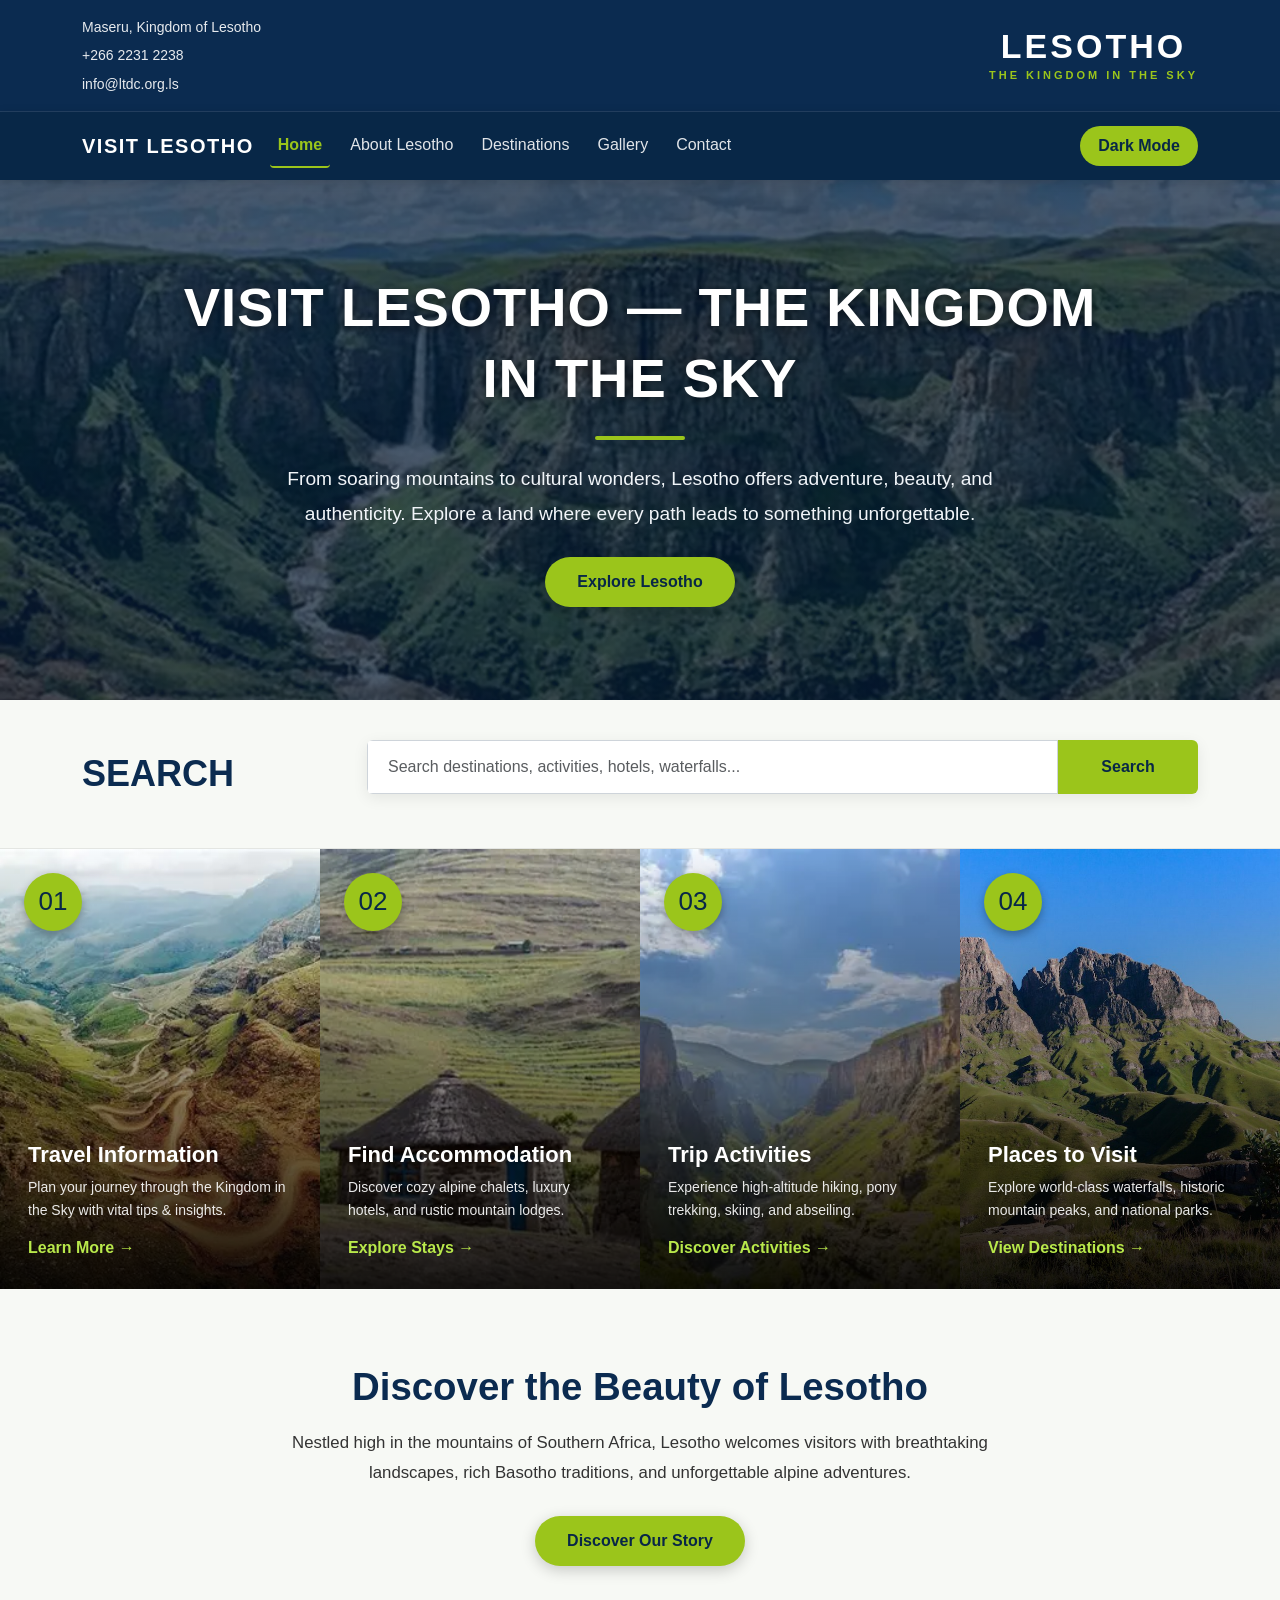
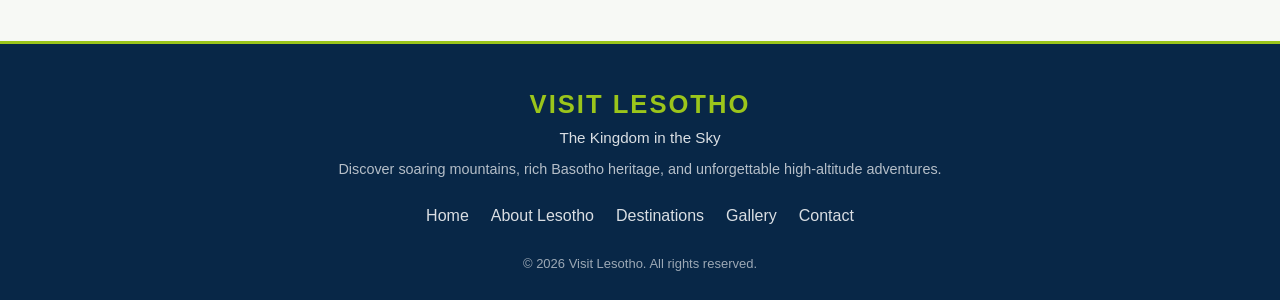
<file: indexgallery.html>
<!DOCTYPE html>
<html lang="en">

<head>
    <meta charset="UTF-8">
    <meta name="viewport" content="width=device-width, initial-scale=1.0">
    <title>Visit Lesotho | The Kingdom in the Sky</title>

    <!-- Bootstrap 5 CSS -->
    <link href="https://cdn.jsdelivr.net/npm/bootstrap@5.3.3/dist/css/bootstrap.min.css" rel="stylesheet">

    <!-- Unified Custom Stylesheet -->
    <link rel="stylesheet" href="style.css">
</head>

<body>

    <!-- TOP HEADER -->
    <header class="top-header">
        <div class="container">
            <div class="contact-info">
                <span>Maseru, Kingdom of Lesotho</span>
                <span>+266 2231 2238</span>
                <span>info@ltdc.org.ls</span>
            </div>

            <div class="logo">
                <h1>LESOTHO</h1>
                <p>THE KINGDOM IN THE SKY</p>
            </div>
        </div>
    </header>

    <!-- MAIN NAVIGATION -->
    <nav class="navbar navbar-expand-lg navbar-dark">
        <div class="container">
            <a class="navbar-brand" href="index.html">
                VISIT LESOTHO
            </a>

            <button class="navbar-toggler"
                    type="button"
                    data-bs-toggle="collapse"
                    data-bs-target="#mainNavbar"
                    aria-controls="mainNavbar"
                    aria-expanded="false"
                    aria-label="Toggle navigation">
                <span class="navbar-toggler-icon"></span>
            </button>

            <div class="collapse navbar-collapse" id="mainNavbar">
                <ul class="navbar-nav me-auto">
                    <li class="nav-item">
                        <a class="nav-link active" href="index.html">Home</a>
                    </li>
                    <li class="nav-item">
                        <a class="nav-link" href="about.html">About Lesotho</a>
                    </li>
                    <li class="nav-item">
                        <a class="nav-link" href="destinations.html">Destinations</a>
                    </li>
                    <li class="nav-item">
                        <a class="nav-link" href="gallery.html">Gallery</a>
                    </li>
                    <li class="nav-item">
                        <a class="nav-link" href="contact.html">Contact</a>
                    </li>
                </ul>

                <button id="themeToggle" class="btn theme-btn" type="button" aria-label="Toggle dark and light display modes">
                    Dark Mode
                </button>
            </div>
        </div>
    </nav>

    <!-- MAIN CONTENT -->
    <main>

        <!-- HERO SECTION -->
        <section class="hero-section">
            <div class="hero-content">
                <h2>VISIT LESOTHO — THE KINGDOM IN THE SKY</h2>
                <div class="heading-line"></div>
                <p>
                    From soaring mountains to cultural wonders, Lesotho offers adventure, beauty, and authenticity.
                    Explore a land where every path leads to something unforgettable.
                </p>
                <a href="destinations.html" class="btn explore-btn">Explore Lesotho</a>
            </div>
        </section>

        <!-- SEARCH SECTION -->
        <section class="search-section">
            <div class="container">
                <div class="row align-items-center g-4">
                    <div class="col-lg-3 text-lg-start text-center">
                        <h2>SEARCH</h2>
                    </div>

                    <div class="col-lg-9">
                        <form id="searchForm" class="search-form">
                            <input type="search"
                                   id="searchInput"
                                   class="form-control"
                                   placeholder="Search destinations, activities, hotels, waterfalls..."
                                   aria-label="Search destinations and activities">

                            <button type="submit" class="btn search-btn">
                                Search
                            </button>
                        </form>

                        <div id="searchMessage" aria-live="polite"></div>
                    </div>
                </div>
            </div>
        </section>

        <!-- FOUR TOURISM CARDS (SERVICES SECTION) -->
        <section class="services-section">
            <div class="container-fluid p-0">
                <div class="row g-0">

                    <!-- Card 1: Travel Information -->
                    <div class="col-12 col-sm-6 col-lg-3">
                        <article class="service-card">
                            <img src="OIP (2).webp" alt="Majestic mountains and scenic landscapes in Lesotho">
                            <div class="service-overlay">
                                <span class="service-icon">01</span>
                                <h3>Travel Information</h3>
                                <p>Plan your journey through the Kingdom in the Sky with vital tips &amp; insights.</p>
                                <a href="about.html" class="service-link">Learn More &rarr;</a>
                            </div>
                        </article>
                    </div>

                    <!-- Card 2: Find Accommodation -->
                    <div class="col-12 col-sm-6 col-lg-3">
                        <article class="service-card">
                            <img src="OIP (3).webp" alt="Comfortable hotel accommodation and mountain lodges in Lesotho">
                            <div class="service-overlay">
                                <span class="service-icon">02</span>
                                <h3>Find Accommodation</h3>
                                <p>Discover cozy alpine chalets, luxury hotels, and rustic mountain lodges.</p>
                                <a href="contact.html?destination=Accommodation" class="service-link">Explore Stays &rarr;</a>
                            </div>
                        </article>
                    </div>

                    <!-- Card 3: Trip Activities -->
                    <div class="col-12 col-sm-6 col-lg-3">
                        <article class="service-card">
                            <img src="OIP.webp" alt="Outdoor hiking adventure in the Maluti mountains">
                            <div class="service-overlay">
                                <span class="service-icon">03</span>
                                <h3>Trip Activities</h3>
                                <p>Experience high-altitude hiking, pony trekking, skiing, and abseiling.</p>
                                <a href="destinations.html" class="service-link">Discover Activities &rarr;</a>
                            </div>
                        </article>
                    </div>

                    <!-- Card 4: Places to Visit -->
                    <div class="col-12 col-sm-6 col-lg-3">
                        <article class="service-card">
                            <img src="Mountain-landscape-in-Lesotho.jpg" alt="Spectacular panoramic mountain landscape in Lesotho">
                            <div class="service-overlay">
                                <span class="service-icon">04</span>
                                <h3>Places to Visit</h3>
                                <p>Explore world-class waterfalls, historic mountain peaks, and national parks.</p>
                                <a href="destinations.html" class="service-link">View Destinations &rarr;</a>
                            </div>
                        </article>
                    </div>

                </div>
            </div>
        </section>

        <!-- WELCOME SECTION -->
        <section class="welcome-section">
            <div class="container">
                <h2>Discover the Beauty of Lesotho</h2>
                <p>
                    Nestled high in the mountains of Southern Africa, Lesotho welcomes visitors with breathtaking landscapes,
                    rich Basotho traditions, and unforgettable alpine adventures.
                </p>
                <a href="about.html" class="btn explore-btn">Discover Our Story</a>
            </div>
        </section>

    </main>

    <!-- FOOTER -->
    <footer class="footer">
        <div class="container">
            <h3>VISIT LESOTHO</h3>
            <p class="footer-tagline">The Kingdom in the Sky</p>
            <p class="footer-desc">
                Discover soaring mountains, rich Basotho heritage, and unforgettable high-altitude adventures.
            </p>

            <div class="footer-links">
                <a href="index.html">Home</a>
                <a href="about.html">About Lesotho</a>
                <a href="destinations.html">Destinations</a>
                <a href="gallery.html">Gallery</a>
                <a href="contact.html">Contact</a>
            </div>

            <p class="copyright">
                &copy; 2026 Visit Lesotho. All rights reserved.
            </p>
        </div>
    </footer>

    <!-- Bootstrap 5 JavaScript Bundle -->
    <script src="https://cdn.jsdelivr.net/npm/bootstrap@5.3.3/dist/js/bootstrap.bundle.min.js"></script>

    <!-- Main JavaScript File -->
    <script src="script.js"></script>

</body>
</html>
</file>
<file: style.css>
:root {
    --primary-color: #0b2b50;
    --primary-dark: #082747;
    --primary-light: #164273;
    --accent-color: #9bc51b;
    --accent-hover: #82a813;
    --accent-light: #b9e94b;
    --text-color: #333333;
    --text-muted: #666666;
    --bg-color: #ffffff;
    --bg-alt: #f7f9f5;
    --card-bg: #ffffff;
    --card-border: rgba(0, 0, 0, 0.08);
    --input-bg: #ffffff;
    --input-border: #ced4da;
    --info-box-bg: #e8f1fa;
    --info-box-border: #0b2b50;
    --shadow: 0 4px 15px rgba(0, 0, 0, 0.08);
    --shadow-hover: 0 8px 25px rgba(0, 0, 0, 0.15);
    --radius: 10px;
    --transition: all 0.3s ease;
}


body.dark-mode {
    --primary-color: #082747;
    --primary-dark: #051a30;
    --primary-light: #123456;
    --text-color: #f1f5f9;
    --text-muted: #94a3b8;
    --bg-color: #0d1721;
    --bg-alt: #132232;
    --card-bg: #172635;
    --card-border: rgba(255, 255, 255, 0.08);
    --input-bg: #1f3246;
    --input-border: #334d66;
    --info-box-bg: #1a2f44;
    --info-box-border: #9bc51b;
    --shadow: 0 4px 15px rgba(0, 0, 0, 0.4);
    --shadow-hover: 0 8px 25px rgba(0, 0, 0, 0.6);
}

* {
    box-sizing: border-box;
}

html {
    scroll-behavior: smooth;
}

body {
    margin: 0;
    font-family: -apple-system, BlinkMacSystemFont, "Segoe UI", Roboto, "Helvetica Neue", Arial, sans-serif;
    color: var(--text-color);
    background-color: var(--bg-color);
    line-height: 1.6;
    transition: background-color 0.3s ease, color 0.3s ease;
}

img {
    max-width: 100%;
    height: auto;
}

a {
    color: var(--primary-color);
    text-decoration: none;
    transition: var(--transition);
}

body.dark-mode a {
    color: var(--accent-light);
}

a:hover {
    color: var(--accent-color);
}


.top-header {
    background: var(--primary-color);
    color: #ffffff;
    padding: 16px 0;
    border-bottom: 1px solid rgba(255, 255, 255, 0.1);
}

.top-header .container {
    display: flex;
    justify-content: space-between;
    align-items: center;
    gap: 20px;
    flex-wrap: wrap;
}

.contact-info {
    display: flex;
    flex-direction: column;
    gap: 6px;
    font-size: 14px;
}

.contact-info span {
    display: inline-flex;
    align-items: center;
    gap: 8px;
    color: rgba(255, 255, 255, 0.9);
}

.logo {
    text-align: center;
}

.logo h1 {
    font-size: 34px;
    font-weight: 800;
    margin: 0;
    letter-spacing: 3px;
    color: #ffffff;
}

.logo p {
    font-size: 11px;
    letter-spacing: 3px;
    color: var(--accent-color);
    margin: 0;
    font-weight: 600;
    text-transform: uppercase;
}


.navbar {
    background-color: var(--primary-dark) !important;
    padding: 12px 0;
    box-shadow: 0 2px 10px rgba(0, 0, 0, 0.15);
    position: sticky;
    top: 0;
    z-index: 1000;
}

.navbar-brand {
    font-weight: 800;
    letter-spacing: 1.5px;
    color: #ffffff !important;
    font-size: 1.25rem;
    display: inline-flex;
    align-items: center;
    gap: 8px;
}

.navbar .nav-link {
    color: rgba(255, 255, 255, 0.88) !important;
    margin-right: 12px;
    font-weight: 500;
    padding: 8px 14px;
    border-radius: 4px;
    transition: var(--transition);
}

.navbar .nav-link:hover {
    color: var(--accent-color) !important;
}

.navbar .nav-link.active {
    color: var(--accent-color) !important;
    font-weight: 700;
    border-bottom: 2px solid var(--accent-color);
}

.theme-btn {
    background: var(--accent-color);
    color: var(--primary-dark);
    font-weight: 700;
    border: none;
    padding: 8px 18px;
    border-radius: 20px;
    transition: var(--transition);
    cursor: pointer;
}

.theme-btn:hover {
    background: #ffffff;
    color: var(--primary-dark);
    transform: translateY(-2px);
    box-shadow: 0 4px 10px rgba(0, 0, 0, 0.15);
}

body.dark-mode .theme-btn {
    background: #ffffff;
    color: var(--primary-dark);
}

body.dark-mode .theme-btn:hover {
    background: var(--accent-color);
    color: var(--primary-dark);
}

.hero-section,
.home-hero,
.about-hero,
.destination-hero,
.gallery-hero,
.contact-hero {
    position: relative;
    background-size: cover;
    background-position: center;
    display: flex;
    align-items: center;
    justify-content: center;
    text-align: center;
    color: #ffffff;
    padding: 70px 20px;
}

.hero-section,
.home-hero {
    min-height: 520px;
    background-image: linear-gradient(rgba(5, 28, 58, 0.72), rgba(5, 28, 58, 0.72)), url('OIP (1).webp');
}

.about-hero {
    min-height: 380px;
    background-image: linear-gradient(rgba(5, 28, 58, 0.7), rgba(5, 28, 58, 0.7)), url('Lesotho.webp');
}

.destination-hero {
    min-height: 380px;
    background-image: linear-gradient(rgba(5, 28, 58, 0.7), rgba(5, 28, 58, 0.7)), url('R.jpg');
}

.gallery-hero {
    min-height: 340px;
    background-image: linear-gradient(rgba(5, 28, 58, 0.7), rgba(5, 28, 58, 0.7)), url('Mountain-landscape-in-Lesotho.jpg');
}

.contact-hero {
    min-height: 340px;
    background-image: linear-gradient(rgba(5, 28, 58, 0.7), rgba(5, 28, 58, 0.7)), url('avani.jpg');
}

.hero-content {
    max-width: 950px;
    z-index: 2;
}

.hero-section h1,
.hero-section h2,
.about-hero h1,
.destination-hero h1,
.gallery-hero h1,
.contact-hero h1 {
    font-size: clamp(2rem, 4.5vw, 3.4rem);
    font-weight: 800;
    line-height: 1.3;
    letter-spacing: 1px;
    color: #ffffff;
    text-shadow: 0 2px 8px rgba(0, 0, 0, 0.5);
}

.heading-line {
    width: 90px;
    height: 4px;
    background: var(--accent-color);
    margin: 22px auto;
    border-radius: 2px;
}

.hero-content p,
.lead-subtitle {
    font-size: clamp(1rem, 2vw, 1.2rem);
    line-height: 1.8;
    max-width: 750px;
    margin: 0 auto 25px;
    color: #f1f5f9;
}

.explore-btn {
    background: var(--accent-color);
    color: var(--primary-dark);
    padding: 13px 32px;
    font-weight: 700;
    border-radius: 25px;
    transition: var(--transition);
    display: inline-block;
    border: none;
    box-shadow: 0 4px 15px rgba(0, 0, 0, 0.2);
}

.explore-btn:hover {
    background: #ffffff;
    color: var(--primary-dark);
    transform: translateY(-3px);
    box-shadow: 0 6px 20px rgba(0, 0, 0, 0.3);
}



.search-section {
    background: var(--bg-alt);
    padding: 40px 0;
    border-bottom: 1px solid var(--card-border);
    transition: var(--transition);
}

.search-section h2 {
    font-size: 36px;
    font-weight: 800;
    color: var(--primary-color);
    margin: 0;
}

body.dark-mode .search-section h2 {
    color: var(--accent-light);
}

.search-form {
    display: flex;
    gap: 0;
    box-shadow: var(--shadow);
    border-radius: 6px;
    overflow: hidden;
}

.search-form input {
    min-height: 54px;
    border-radius: 0;
    padding: 14px 20px;
    border: 1px solid var(--input-border);
    background-color: var(--input-bg);
    color: var(--text-color);
    font-size: 1rem;
}

.search-form input:focus {
    box-shadow: none;
    border-color: var(--accent-color);
    background-color: var(--input-bg);
    color: var(--text-color);
}

.search-btn {
    background: var(--accent-color);
    color: var(--primary-dark);
    font-weight: 700;
    min-width: 140px;
    border-radius: 0;
    border: none;
    transition: var(--transition);
}

.search-btn:hover {
    background: var(--accent-hover);
    color: var(--primary-dark);
}

#searchMessage {
    margin-top: 14px;
    margin-bottom: 0;
    font-size: 0.95rem;
}

.search-results-box {
    margin-top: 14px;
    display: flex;
    flex-wrap: wrap;
    gap: 10px;
    align-items: center;
}

.search-result-pill {
    display: inline-flex;
    align-items: center;
    gap: 6px;
    background: var(--primary-color);
    color: #ffffff;
    padding: 6px 14px;
    border-radius: 20px;
    font-size: 0.88rem;
    font-weight: 600;
    transition: var(--transition);
}

.search-result-pill:hover {
    background: var(--accent-color);
    color: var(--primary-dark);
    transform: translateY(-2px);
}

body.dark-mode .search-result-pill {
    background: var(--info-box-bg);
    border: 1px solid var(--accent-color);
    color: var(--accent-light);
}

body.dark-mode .search-result-pill:hover {
    background: var(--accent-color);
    color: var(--primary-dark);
}



.services-section {
    padding: 0;
}

.service-box {
    width: 25%;
}

@media (max-width: 900px) {
    .service-box {
        width: 50%;
    }
}

@media (max-width: 520px) {
    .service-box {
        width: 100%;
    }
}

.service-card {
    height: 440px;
    position: relative;
    overflow: hidden;
    background: var(--primary-color);
}

.service-card img {
    width: 100%;
    height: 100%;
    object-fit: cover;
    transition: transform 0.6s cubic-bezier(0.25, 0.46, 0.45, 0.94);
}

.service-card:hover img {
    transform: scale(1.1);
}

.service-overlay {
    position: absolute;
    inset: 0;
    background: linear-gradient(to top, rgba(0, 0, 0, 0.9) 0%, rgba(0, 0, 0, 0.4) 50%, transparent 100%);
    display: flex;
    flex-direction: column;
    justify-content: flex-end;
    padding: 28px;
    color: #ffffff;
}

.service-icon {
    position: absolute;
    top: 24px;
    left: 24px;
    width: 58px;
    height: 58px;
    border-radius: 50%;
    background: var(--accent-color);
    color: var(--primary-dark);
    display: flex;
    align-items: center;
    justify-content: center;
    font-size: 26px;
    box-shadow: 0 4px 10px rgba(0, 0, 0, 0.3);
}

.service-overlay h3 {
    font-size: 22px;
    font-weight: 700;
    margin-bottom: 8px;
    color: #ffffff;
}

.service-overlay p {
    font-size: 14px;
    line-height: 1.6;
    color: rgba(255, 255, 255, 0.9);
    margin-bottom: 14px;
}

.service-link {
    color: var(--accent-light);
    text-decoration: none;
    font-weight: 700;
    display: inline-flex;
    align-items: center;
    gap: 6px;
    transition: var(--transition);
}

.service-link:hover {
    color: #ffffff;
    transform: translateX(4px);
}


.welcome-section {
    padding: 75px 20px;
    text-align: center;
    background: var(--bg-alt);
    transition: var(--transition);
}

.welcome-section h2,
.section-title {
    font-size: clamp(1.8rem, 3vw, 2.4rem);
    color: var(--primary-color);
    font-weight: 800;
    margin-bottom: 18px;
}

body.dark-mode .welcome-section h2,
body.dark-mode .section-title {
    color: var(--accent-light);
}

.welcome-section p {
    max-width: 750px;
    margin: 0 auto 28px;
    line-height: 1.8;
    color: var(--text-color);
    font-size: 1.05rem;
}


.about-section {
    padding: 65px 20px;
}

.about-image {
    width: 100%;
    height: 380px;
    object-fit: cover;
    border-radius: var(--radius);
    box-shadow: var(--shadow);
}

.about-card {
    background: var(--card-bg);
    padding: 28px;
    border-radius: var(--radius);
    height: 100%;
    box-shadow: var(--shadow);
    border: 1px solid var(--card-border);
    transition: var(--transition);
}

.about-card:hover {
    transform: translateY(-6px);
    box-shadow: var(--shadow-hover);
}

.about-card h3 {
    color: var(--primary-color);
    font-weight: 700;
    margin-bottom: 14px;
}

body.dark-mode .about-card h3 {
    color: var(--accent-light);
}

.fast-fact-card {
    background: var(--card-bg);
    border-radius: var(--radius);
    padding: 22px;
    text-align: center;
    box-shadow: var(--shadow);
    border-top: 4px solid var(--accent-color);
    height: 100%;
    transition: var(--transition);
}

.fast-fact-card:hover {
    transform: translateY(-4px);
}

.fast-fact-icon {
    font-size: 2.2rem;
    margin-bottom: 10px;
}

.fast-fact-title {
    font-size: 1.1rem;
    font-weight: 700;
    color: var(--primary-color);
    margin-bottom: 6px;
}

body.dark-mode .fast-fact-title {
    color: var(--accent-light);
}



.destination-section {
    padding: 60px 20px;
}

.destination-card {
    height: 100%;
    background: var(--card-bg);
    border: 1px solid var(--card-border);
    border-radius: var(--radius);
    overflow: hidden;
    box-shadow: var(--shadow);
    transition: var(--transition);
    display: flex;
    flex-direction: column;
}

.destination-card:hover {
    transform: translateY(-6px);
    box-shadow: var(--shadow-hover);
}

.destination-card img {
    width: 100%;
    height: 230px;
    object-fit: cover;
    transition: transform 0.5s ease;
}

.destination-card:hover img {
    transform: scale(1.05);
}

.destination-card .card-body {
    padding: 24px;
    display: flex;
    flex-direction: column;
    flex-grow: 1;
}

.destination-card h3 {
    color: var(--primary-color);
    font-size: 1.35rem;
    font-weight: 700;
    margin-bottom: 10px;
}

body.dark-mode .destination-card h3 {
    color: var(--accent-light);
}

.destination-card p {
    color: var(--text-color);
    flex-grow: 1;
    font-size: 0.95rem;
    margin-bottom: 18px;
}

.destination-card .btn {
    background-color: var(--primary-color);
    color: #ffffff;
    border: none;
    font-weight: 600;
    padding: 10px 20px;
    border-radius: 6px;
    transition: var(--transition);
    align-self: flex-start;
}

.destination-card .btn:hover {
    background-color: var(--accent-color);
    color: var(--primary-dark);
}

body.dark-mode .destination-card .btn {
    background-color: var(--accent-color);
    color: var(--primary-dark);
}

body.dark-mode .destination-card .btn:hover {
    background-color: #ffffff;
    color: var(--primary-dark);
}

.travel-tip {
    background-color: var(--info-box-bg);
    border-left: 5px solid var(--info-box-border);
    padding: 26px;
    border-radius: var(--radius);
    box-shadow: var(--shadow);
    transition: var(--transition);
}

.travel-tip h3 {
    color: var(--primary-color);
    font-weight: 700;
    margin-bottom: 8px;
}

body.dark-mode .travel-tip h3 {
    color: var(--accent-light);
}



.gallery-section {
    padding: 60px 20px;
}

.filter-btn {
    border: 2px solid var(--primary-color);
    color: var(--primary-color);
    background: transparent;
    padding: 9px 22px;
    border-radius: 25px;
    margin: 4px;
    font-weight: 600;
    transition: var(--transition);
    cursor: pointer;
}

.filter-btn:hover,
.filter-btn.active {
    background: var(--primary-color);
    color: #ffffff;
    box-shadow: 0 4px 10px rgba(0, 0, 0, 0.15);
}

body.dark-mode .filter-btn {
    border-color: var(--accent-color);
    color: var(--accent-light);
}

body.dark-mode .filter-btn:hover,
body.dark-mode .filter-btn.active {
    background: var(--accent-color);
    color: var(--primary-dark);
}

.gallery-item {
    position: relative;
    overflow: hidden;
    border-radius: var(--radius);
    box-shadow: var(--shadow);
    cursor: pointer;
    background: var(--card-bg);
    border: 1px solid var(--card-border);
    transition: var(--transition);
}

.gallery-item:hover {
    transform: translateY(-5px);
    box-shadow: var(--shadow-hover);
}

.gallery-item img {
    width: 100%;
    height: 240px;
    object-fit: cover;
    display: block;
    transition: transform 0.5s ease;
}

.gallery-item:hover img {
    transform: scale(1.08);
}

.gallery-caption {
    padding: 16px 18px;
    background: var(--card-bg);
    transition: var(--transition);
}

.gallery-caption h3 {
    font-size: 1.15rem;
    font-weight: 700;
    color: var(--primary-color);
    margin-bottom: 4px;
}

body.dark-mode .gallery-caption h3 {
    color: var(--accent-light);
}

.gallery-caption p {
    margin: 0;
    color: var(--text-muted);
    font-size: 0.9rem;
}

/* MODAL STYLES */
.modal-content {
    background: #0f172a;
    color: #ffffff;
    border-radius: var(--radius);
    border: 1px solid rgba(255, 255, 255, 0.1);
    box-shadow: 0 10px 30px rgba(0, 0, 0, 0.6);
}

.modal-header {
    border-bottom: 1px solid rgba(255, 255, 255, 0.1);
}

.modal-image {
    width: 100%;
    max-height: 75vh;
    object-fit: contain;
    border-radius: 6px;
}


.contact-section {
    padding: 60px 20px;
}

.contact-card {
    background: var(--card-bg);
    padding: 32px;
    border-radius: var(--radius);
    box-shadow: var(--shadow);
    border: 1px solid var(--card-border);
    height: 100%;
    transition: var(--transition);
}

.contact-card h2 {
    color: var(--primary-color);
    font-weight: 800;
    margin-bottom: 22px;
    font-size: 1.7rem;
}

body.dark-mode .contact-card h2 {
    color: var(--accent-light);
}

.form-label {
    font-weight: 600;
    color: var(--text-color);
    margin-bottom: 6px;
}

.form-control,
.form-select {
    padding: 12px 14px;
    background-color: var(--input-bg);
    color: var(--text-color);
    border: 1px solid var(--input-border);
    border-radius: 6px;
    transition: var(--transition);
}

.form-control:focus,
.form-select:focus {
    border-color: var(--primary-color);
    box-shadow: 0 0 0 0.2rem rgba(11, 43, 80, 0.15);
    background-color: var(--input-bg);
    color: var(--text-color);
}

body.dark-mode .form-control:focus,
body.dark-mode .form-select:focus {
    border-color: var(--accent-color);
    box-shadow: 0 0 0 0.2rem rgba(155, 197, 27, 0.25);
}

.btn-custom {
    background-color: var(--primary-color);
    color: #ffffff;
    border: none;
    padding: 12px 28px;
    font-weight: 700;
    border-radius: 6px;
    transition: var(--transition);
    cursor: pointer;
}

.btn-custom:hover {
    background-color: var(--accent-color);
    color: var(--primary-dark);
    transform: translateY(-2px);
    box-shadow: 0 4px 12px rgba(0, 0, 0, 0.15);
}

body.dark-mode .btn-custom {
    background-color: var(--accent-color);
    color: var(--primary-dark);
}

body.dark-mode .btn-custom:hover {
    background-color: #ffffff;
    color: var(--primary-dark);
}

.info-box {
    background: var(--info-box-bg);
    border-left: 5px solid var(--info-box-border);
    padding: 20px;
    border-radius: 8px;
    margin-bottom: 18px;
    transition: var(--transition);
}

.info-box h3 {
    color: var(--primary-color);
    font-size: 1.15rem;
    font-weight: 700;
    margin-bottom: 6px;
}

body.dark-mode .info-box h3 {
    color: var(--accent-light);
}


.footer {
    background: var(--primary-dark);
    color: #ffffff;
    text-align: center;
    padding: 45px 20px 25px;
    border-top: 3px solid var(--accent-color);
}

.footer h3 {
    color: var(--accent-color);
    font-weight: 800;
    font-size: 1.6rem;
    letter-spacing: 2px;
    margin-bottom: 6px;
}

.footer-tagline {
    font-size: 0.95rem;
    color: rgba(255, 255, 255, 0.85);
    margin-bottom: 8px;
    font-weight: 500;
}

.footer-desc {
    max-width: 650px;
    margin: 0 auto 20px;
    color: rgba(255, 255, 255, 0.7);
    font-size: 0.9rem;
}

.footer-links {
    display: flex;
    justify-content: center;
    flex-wrap: wrap;
    gap: 22px;
    margin: 22px 0;
}

.footer-links a {
    color: rgba(255, 255, 255, 0.85);
    text-decoration: none;
    font-weight: 500;
    transition: var(--transition);
}

.footer-links a:hover {
    color: var(--accent-color);
}

.copyright {
    font-size: 13px;
    color: rgba(255, 255, 255, 0.6);
    margin-top: 25px;
    margin-bottom: 0;
}


@media (max-width: 768px) {
    .top-header .container {
        flex-direction: column;
        text-align: center;
    }

    .contact-info {
        align-items: center;
    }

    .logo {
        order: -1;
    }

    .hero-section {
        min-height: 440px;
    }

    .search-section h2 {
        font-size: 28px;
        text-align: center;
        margin-bottom: 16px;
    }

    .search-form {
        flex-direction: column;
        border-radius: 6px;
    }

    .search-btn {
        min-height: 48px;
        width: 100%;
    }

    .service-card {
        height: 380px;
    }

    .about-image {
        height: 260px;
    }

    .destination-card img {
        height: 200px;
    }

    .gallery-item img {
        height: 200px;
    }

    .contact-card {
        padding: 22px;
    }
}
</file>
